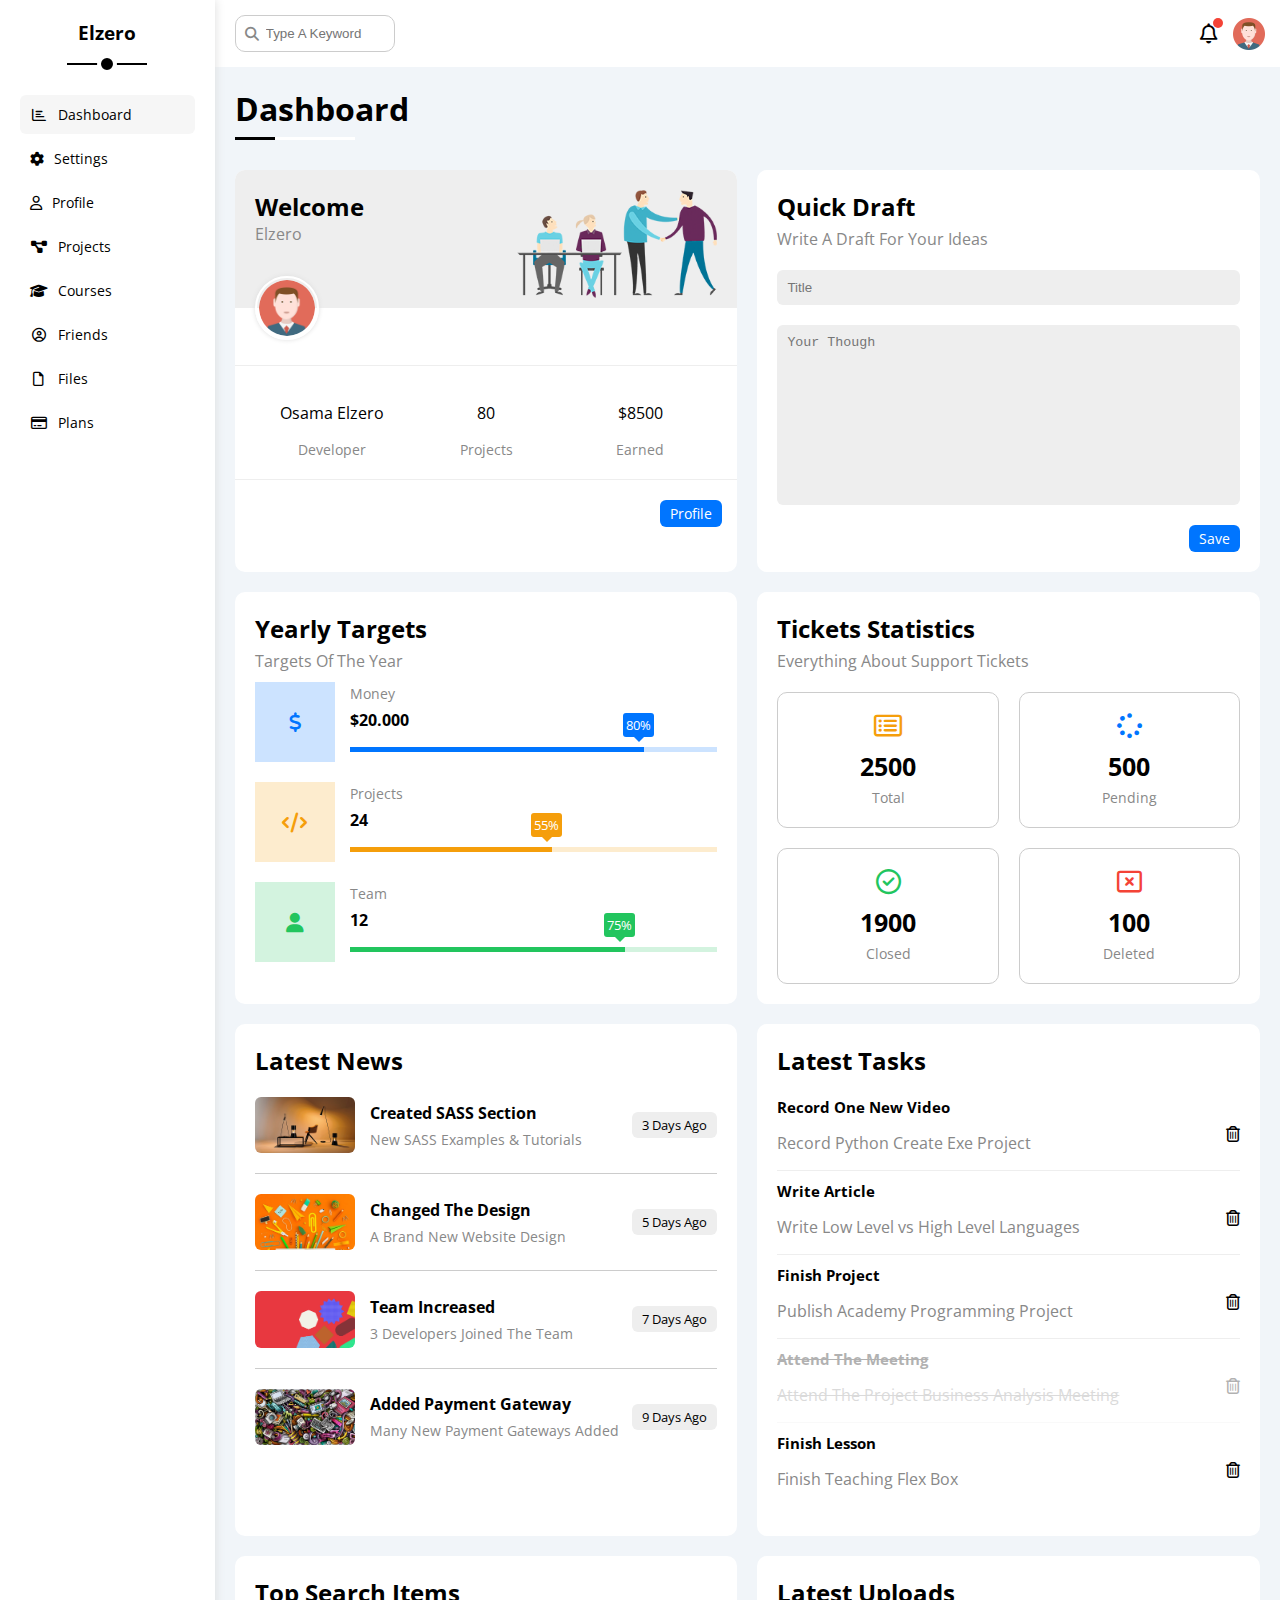
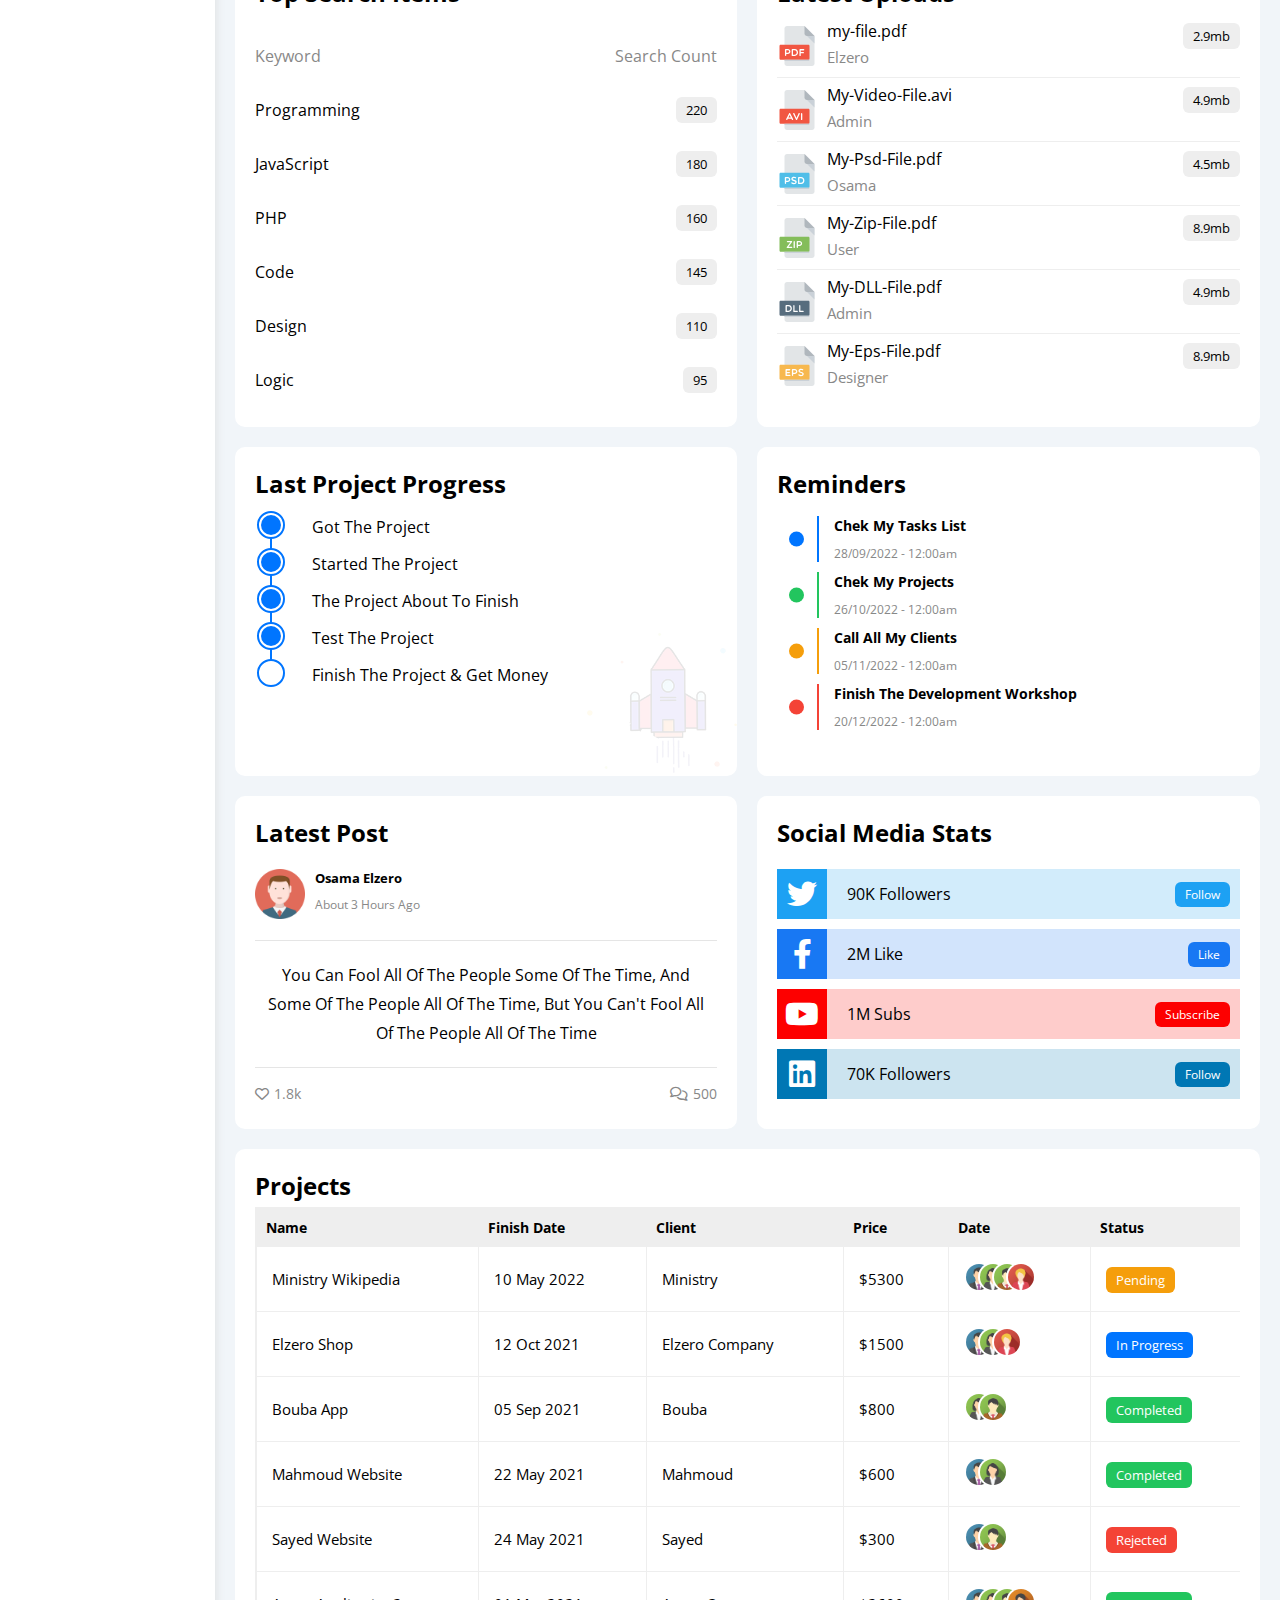
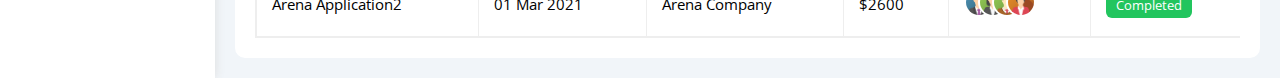
<file: index.html>
<!DOCTYPE html>
<html lang="en">

<head>
  <meta charset="UTF-8" />
  <link rel="stylesheet" href="css/main.css" />
  <meta name="viewport" content="width=device-width, initial-scale=1.0" />
  <link rel="stylesheet" href="css/framework.css" />
  <link rel="stylesheet" href="css/all.min.css" />
  <link rel="preconnect" href="https://fonts.googleapis.com" />
  <link rel="preconnect" href="https://fonts.gstatic.com" crossorigin />
  <link href="https://fonts.googleapis.com/css2?family=Open+Sans:wght@300;500&#038;display=swap" rel="stylesheet" />
  <title>Dashboard</title>
</head>

<body>
  <div class="page d-flex">
    <div class="sidebar bg-white p-20 p-relative">
      <h3 class="txt-c p-relative mt-0">Elzero</h3>
      <ul>
        <li>
          <a class="active d-flex align-center fs-14 c-black rad-6 p-10" href="index.html"><i
              class="fa-regular fa-chart-bar fa-fw"></i><span>Dashboard</span></a>
        </li>
        <li>
          <a class="d-flex align-center fs-14 c-black rad-6 p-10" href="settings.html"><i
              class="fa-solid fa-gear"></i><span>Settings</span></a>
        </li>
        <li>
          <a class="d-flex align-center fs-14 c-black rad-6 p-10" href="profile.html"><i
              class="fa-regular fa-user"></i><span>Profile</span></a>
        </li>
        <li>
          <a class="d-flex align-center fs-14 c-black rad-6 p-10" href="projects.html"><i
              class="fa-solid fa-diagram-project fa-fw"></i><span>Projects</span></a>
        </li>
        <li>
          <a class="d-flex align-center fs-14 c-black rad-6 p-10" href="courses.html"><i
              class="fa-solid fa-graduation-cap fa-fw"></i><span>Courses</span></a>
        </li>
        <li>
          <a class="d-flex align-center fs-14 c-black rad-6 p-10" href="friends.html"><i
              class="fa-regular fa-circle-user fa-fw"></i><span>Friends</span></a>
        </li>
        <li>
          <a class="d-flex align-center fs-14 c-black rad-6 p-10" href="files.html"><i
              class="fa-regular fa-file fa-fw"></i><span>Files</span></a>
        </li>
        <li>
          <a class="d-flex align-center fs-14 c-black rad-6 p-10" href="plans.html"><i
              class="fa-regular fa-credit-card fa-fw"></i><span>Plans</span></a>
        </li>
      </ul>
    </div>
    <div class="content w-full">
      <!-- Start Head -->
      <div class="head p-15 bg-white">
        <div class="search p-relative">
          <input type="search" class="p-10 rad-10" placeholder="Type A Keyword" />
        </div>
        <div class="avatar d-flex align-center">
          <span class="notification p-relative"><i class="fa-regular fa-bell fa-lg"></i></span>
          <img src="images/avatar.png" alt="photo " />
        </div>
      </div>
      <!-- End Head -->
      <h1 class="p-relative">Dashboard</h1>
      <div class="wrapper d-grid gap-20">
        <!-- Start Welcome Widget -->
        <div class="welcome bg-white rad-10 txt-c-mobile block-mobile">
          <div class="top p-20 d-flex space-between bg-eee">
            <div class="title">
              <h2 class="m-0">Welcome</h2>
              <span class="c-grey mt-5">Elzero</span>
            </div>
            <img class="hide-mobile" src="images/welcome.png" alt="photo" />
          </div>
          <img class="avatar" src="images/avatar.png" alt="photo" />
          <div class="center between-flex txt-c d-flex p-20 mt-20 mb-20 block-mobile">
            <div class="box">
              <p>Osama Elzero</p>
              <span class="d-block c-grey fs-14 mt-10">Developer</span>
            </div>
            <div class="box">
              <p>80</p>
              <span class="d-block c-grey fs-14 mt-10">Projects</span>
            </div>
            <div class="box">
              <p>$8500</p>
              <span class="d-block c-grey fs-14 mt-10">Earned</span>
            </div>
          </div>
          <a href="profile.html" class="visit d-block fs-14 bg-blue c-white w-fit btn-shape">Profile</a>
        </div>
        <!-- End Welcome Widget -->
        <!-- Start Draft Widget -->
        <div class="draft bg-white rad-10 block-mobile p-20">
          <h2 class="m-0">Quick Draft</h2>
          <span class="c-grey mt-5 d-block">
            Write A Draft For Your Ideas
          </span>
          <input class="d-block w-full rad-6 bg-eee b-none p-10 mt-20" type="text" placeholder="Title" />
          <textarea class="d-block w-full mt-20 mb-20 rad-6 bg-eee b-none p-10" name="though" id="" cols="30" rows="10"
            placeholder="Your Though"></textarea>
          <a href="#" class="visit d-block fs-14 bg-blue c-white w-fit btn-shape">Save</a>
        </div>
        <!-- End Draft Widget -->
        <!-- Start Target Widget -->
        <div class="target bg-white rad-10 block-mobile p-20">
          <h2 class="m-0">Yearly Targets</h2>
          <span class="c-grey mt-5 d-block"> Targets Of The Year </span>
          <div class="box mb-20 d-flex mt-10">
            <div class="icon center-flex">
              <i class="fa-solid fa-dollar-sign fa-lg c-blue"></i>
            </div>
            <div class="info">
              <span class="c-grey fs-14"> Money</span>
              <p class="mt-5 fw-bold">$20.000</p>
              <div class="the-progress blue">
                <span style="width: 80%"></span>
              </div>
            </div>
          </div>
          <div class="box mb-20 d-flex mt-10">
            <div class="icon center-flex">
              <i class="fa-solid fa-code fa-lg c-orange"></i>
            </div>
            <div class="info">
              <span class="c-grey fs-14"> Projects</span>
              <p class="mt-5 fw-bold">24</p>
              <div class="the-progress orange">
                <span style="width: 55%"></span>
              </div>
            </div>
          </div>
          <div class="box mb-20 d-flex mt-10">
            <div class="icon center-flex">
              <i class="fa-solid fa-user fa-lg c-green"></i>
            </div>
            <div class="info">
              <span class="c-grey fs-14"> Team</span>
              <p class="mt-5 fw-bold">12</p>
              <div class="the-progress green">
                <span style="width: 75%"></span>
              </div>
            </div>
          </div>
        </div>
        <!-- End Target Widget -->
        <!-- Start Tickets Widget -->
        <div class="tickets bg-white rad-10 p-20 block-mobile">
          <h2 class="m-0">Tickets Statistics</h2>
          <span class="c-grey mt-5 d-block mb-20">Everything About Support Tickets</span>
          <div class="d-flex txt-c gap-20 f-wrap">
            <div class="box p-20 rad-10 fs-13">
              <i class="fs-25 fa-regular fa-rectangle-list c-orange"></i>
              <p class="mb-5 fw-bold fs-25 mt-10">2500</p>
              <span class="fs-14 c-grey">Total</span>
            </div>
            <div class="box p-20 rad-10 fs-13">
              <i class="fs-25 fa-solid fa-spinner c-blue"></i>
              <p class="mb-5 fw-bold fs-25 mt-10">500</p>
              <span class="fs-14 c-grey">Pending</span>
            </div>
            <div class="box p-20 rad-10 fs-13">
              <i class="fs-25 fa-regular fa-circle-check c-green"></i>
              <p class="mb-5 fw-bold fs-25 mt-10">1900</p>
              <span class="fs-14 c-grey">Closed</span>
            </div>
            <div class="box p-20 rad-10 fs-13">
              <i class="fs-25 fa-regular fa-rectangle-xmark c-red"></i>
              <p class="mb-5 fw-bold fs-25 mt-10">100</p>
              <span class="fs-14 c-grey">Deleted</span>
            </div>
          </div>
        </div>
        <!-- End Tickets Widget -->
        <!-- Start News Widget -->
        <div class="news bg-white p-20 rad-10 txt-c-mobile">
          <h2 class="mt-0 mb-20">Latest News</h2>
          <div class="news-row d-flex align-center">
            <img src="images/news-01.png" alt="photo" />
            <div class="info">
              <h3 class="fs-16 mb-5">Created SASS Section</h3>
              <p class="m-0 fs-14 c-grey">New SASS Examples & Tutorials</p>
            </div>
            <div class="btn-shape bg-eee fs-13 label">3 Days Ago</div>
          </div>
          <div class="news-row d-flex align-center">
            <img src="images/news-02.png" alt="photo" />
            <div class="info">
              <h3 class="fs-16 mb-5 w-full">Changed The Design</h3>
              <p class="m-0 fs-14 c-grey">A Brand New Website Design</p>
            </div>
            <div class="btn-shape bg-eee fs-13 label">5 Days Ago</div>
          </div>
          <div class="news-row d-flex align-center">
            <img src="images/news-03.png" alt="photo" />
            <div class="info">
              <h3 class="fs-16 mb-5">Team Increased</h3>
              <p class="m-0 fs-14 c-grey">3 Developers Joined The Team</p>
            </div>
            <div class="btn-shape bg-eee fs-13 label">7 Days Ago</div>
          </div>
          <div class="news-row d-flex align-center">
            <img src="images/news-04.png" alt="photo" />
            <div class="info">
              <h3 class="fs-16 mb-5">Added Payment Gateway</h3>
              <p class="m-0 fs-14 c-grey">Many New Payment Gateways Added</p>
            </div>
            <div class="btn-shape bg-eee fs-13 label">9 Days Ago</div>
          </div>
        </div>
        <!-- End News Widget -->
        <!-- Start Tasks Widget -->
        <div class="tasks bg-white p-20 rad-10">
          <h2 class="mt-0 mb-20">Latest Tasks</h2>
          <div class="tasks-row mb-10 d-flex between-flex">
            <div class="info">
              <h3 class="fs-15 mt-0">Record One New Video</h3>
              <p class="c-grey mt-5">Record Python Create Exe Project</p>
            </div>
            <i class="delete fa-regular fa-trash-can"></i>
          </div>
          <div class="tasks-row mb-10 d-flex between-flex">
            <div class="info">
              <h3 class="fs-15 mt-0">Write Article</h3>
              <p class="c-grey mt-5">
                Write Low Level vs High Level Languages
              </p>
            </div>
            <i class="delete fa-regular fa-trash-can"></i>
          </div>
          <div class="tasks-row mb-10 d-flex between-flex">
            <div class="info">
              <h3 class="fs-15 mt-0">Finish Project</h3>
              <p class="c-grey mt-5">Publish Academy Programming Project</p>
            </div>
            <i class="delete fa-regular fa-trash-can"></i>
          </div>
          <div class="tasks-row done mb-10 d-flex between-flex">
            <div class="info">
              <h3 class="fs-15 mt-0">Attend The Meeting</h3>
              <p class="c-grey mt-5">
                Attend The Project Business Analysis Meeting
              </p>
            </div>
            <i class="delete fa-regular fa-trash-can"></i>
          </div>
          <div class="tasks-row mb-10 d-flex between-flex">
            <div class="info">
              <h3 class="fs-15 mt-0">Finish Lesson</h3>
              <p class="c-grey mt-5">Finish Teaching Flex Box</p>
            </div>
            <i class="delete fa-regular fa-trash-can"></i>
          </div>
        </div>
        <!-- End Tasks Widget -->
        <!-- Start Top Search Items Widget -->
        <div class="search-items bg-white p-20 rad-10">
          <h2 class="mt-0 mb-20">Top Search Items</h2>
          <div class="items between-flex c-grey">
            <p>Keyword</p><span>Search Count</span>
          </div>
          <div class="items between-flex">
            <p>Programming</p><span class="fs-13 btn-shape bg-eee">220</span>
          </div>
          <div class="items between-flex">
            <p>JavaScript</p><span class="fs-13 btn-shape bg-eee">180</span>
          </div>
          <div class="items between-flex">
            <p>PHP</p><span class="fs-13 btn-shape bg-eee">160</span>
          </div>
          <div class="items between-flex">
            <p>Code</p><span class="fs-13 btn-shape bg-eee">145</span>
          </div>
          <div class="items between-flex">
            <p>Design</p><span class="fs-13 btn-shape bg-eee">110</span>
          </div>
          <div class="items between-flex">
            <p>Logic</p><span class="fs-13 btn-shape bg-eee">95</span>
          </div>
        </div>
        <!-- End Top Search Items Widget -->
        <!-- Start Latest Uploads -->
        <div class="latest-uploads bg-white p-20 rad-10">
          <h2 class="mt-0 mb-5">Latest Uploads</h2>
          <div class="info pb-10 d-flex align-center"><img class="mr-10 mt-20" src="images/pdf.svg" alt="photo">
            <div class="text">
              <p class="mb-5">my-file.pdf</p><span class="d-block c-grey fs-15">Elzero</span>
            </div>
            <span class="fs-13 btn-shape bg-eee">2.9mb</span>
          </div>
          <div class="info pb-10 d-flex align-center"><img class="mr-10 mt-20" src="images/avi.svg" alt="photo">
            <div class="text">
              <p class="mb-5">My-Video-File.avi</p><span class="d-block c-grey fs-15">Admin</span>
            </div>
            <span class="fs-13 btn-shape bg-eee">4.9mb</span>
          </div>
          <div class="info pb-10 d-flex align-center"><img class="mr-10 mt-20" src="images/psd.svg" alt="photo">
            <div class="text">
              <p class="mb-5">My-Psd-File.pdf</p><span class="d-block c-grey fs-15">Osama</span>
            </div>
            <span class="fs-13 btn-shape bg-eee">4.5mb</span>
          </div>
          <div class="info pb-10 d-flex align-center"><img class="mr-10 mt-20" src="images/zip.svg" alt="photo">
            <div class="text">
              <p class="mb-5">My-Zip-File.pdf</p><span class="d-block c-grey fs-15">User</span>
            </div>
            <span class="fs-13 btn-shape bg-eee">8.9mb</span>
          </div>
          <div class="info pb-10 d-flex align-center"><img class="mr-10 mt-20" src="images/dll.svg" alt="photo">
            <div class="text">
              <p class="mb-5">My-DLL-File.pdf</p><span class="d-block c-grey fs-15">Admin</span>
            </div>
            <span class="fs-13 btn-shape bg-eee">4.9mb</span>
          </div>
          <div class="info pb-10 d-flex align-center"><img class="mr-10 mt-20" src="images/eps.svg" alt="photo">
            <div class="text">
              <p class="mb-5">My-Eps-File.pdf</p><span class="d-block c-grey fs-15">Designer</span>
            </div>
            <span class="fs-13 btn-shape bg-eee">8.9mb</span>
          </div>
        </div>
        <!-- End Latest Uploads -->
        <!-- Start Last Progress -->
        <div class="last-progress bg-white p-20 rad-10 p-relative">
          <h2 class="mt-0 mb-5">Last Project Progress</h2>
          <ul class="d-flex">
            <li>Got The Project</li>
            <li>Started The Project</li>
            <li>The Project About To Finish</li>
            <li class="light">Test The Project</li>
            <li>Finish The Project & Get Money</li>
          </ul>
          <img src="images/project.png" alt="fly">
        </div>
        <!-- End Last Progress -->
        <!-- Start Reminders -->
        <div class="reminders bg-white p-20 rad-10 p-relative">
          <h2 class="mt-0 mb-5">Reminders</h2>
          <ul class="d-flex">
            <li>
              <div class="blue">
                <span class="circle bg-blue"></span>
                <span class="step">Chek My Tasks List</span>
                <span class="date c-grey">28/09/2022 - 12:00am</span>
              </div>
            </li>
            <li>
              <div class="green">
                <span class="circle bg-green"></span>
                <span class="step">Chek My Projects</span>
                <span class="date c-grey">26/10/2022 - 12:00am</span>
              </div>
            </li>
            <li>
              <div class="orange">
                <span class="circle bg-orange"></span>
                <span class="step">Call All My Clients</span>
                <span class="date c-grey">05/11/2022 - 12:00am</span>
              </div>
            </li>
            <li>
              <div class="red">
                <span class="circle bg-red"></span>
                <span class="step">Finish The Development Workshop</span>
                <span class="date c-grey">20/12/2022 - 12:00am</span>
              </div>
            </li>
          </ul>
        </div>
        <!-- End Reminders -->
        <!-- Start Latest Post -->
        <div class="latest bg-white p-20 rad-10 p-relative">
          <h2 class="mt-0 mb-5">Latest Post</h2>
          <div class="post-writer">
            <div class="image"><img src="images/avatar.png" alt="avatar"></div>
            <div class="text">
              <h5>Osama Elzero</h5>
              <span class="c-grey">About 3 Hours Ago</span>
            </div>
          </div>
          <p>
            you can fool all of the people some of the time, and some of the people all of the time, but you can't fool
            all of the people all
            of the time
          </p>
          <div class="bottom c-grey">
            <div><i class="fa-regular fa-heart"></i><span>1.8k</span></div>
            <div><i class="fa-regular fa-comments"></i><span>500</span></div>
          </div>
        </div>
        <!-- End Latest Post -->
        <!-- Start Social -->
        <div class="social bg-white p-20 rad-10 p-relative">
          <h2 class="mt-0 mb-5">Social Media Stats</h2>
          <div class="social-section twitter d-flex between-flex">
            <div class="icon between-flex"><i class="fa-brands fa-twitter"></i><span>90K Followers</span></div>
            <a href="#" class="btn-shape">Follow</a>
          </div>
          <div class="social-section facebook d-flex between-flex">
            <div class="icon between-flex"><i class="fa-brands fa-facebook-f"></i><span>2M Like</span></div>
            <a href="#" class="btn-shape">Like</a>
          </div>
          <div class="social-section youtube d-flex between-flex">
            <div class="icon between-flex"><i class="fa-brands fa-youtube"></i><span>1M Subs</span></div>
            <a href="#" class="btn-shape">Subscribe</a>
          </div>
          <div class="social-section linkedin d-flex between-flex">
            <div class="icon between-flex"><i class="fa-brands fa-linkedin"></i><span>70K Followers</span></div>
            <a href="#" class="btn-shape">Follow</a>
          </div>
        </div>
        <!-- End Social -->
      </div>
      <!-- Start Projects -->
      <div class="projects bg-white p-20 rad-10 p-relative m-20">
        <h2 class="mt-0 mb-5">Projects</h2>
        <div class="table">
          <table class="fs-15 w-full">
            <thead class="bg-eee">
              <tr>
                <td>Name</td>
                <td>Finish Date</td>
                <td>Client</td>
                <td>Price</td>
                <td>Date</td>
                <td>Status</td>
              </tr>
            </thead>
            <tbody>
              <tr>
                <td>Ministry Wikipedia</td>
                <td>10 May 2022</td>
                <td>Ministry</td>
                <td>$5300</td>
                <td>
                  <img src="images/team-01.png" alt="programer">
                  <img src="images/team-02.png" alt="programer">
                  <img src="images/team-03.png" alt="programer">
                  <img src="images/team-05.png" alt="programer">
                </td>
                <td><span class="btn-shape bg-orange c-white">Pending</span></td>
              </tr>
              <tr>
                <td>Elzero Shop</td>
                <td>12 Oct 2021</td>
                <td>Elzero Company</td>
                <td>$1500</td>
                <td>
                  <img src="images/team-01.png" alt="programer">
                  <img src="images/team-02.png" alt="programer">
                  <img src="images/team-05.png" alt="programer">
                </td>
                <td><span class="btn-shape bg-blue c-white">In Progress</span></td>
              </tr>
              <tr>
                <td>Bouba App</td>
                <td>05 Sep 2021</td>
                <td>Bouba</td>
                <td>$800</td>
                <td>
                  <img src="images/team-02.png" alt="programer">
                  <img src="images/team-03.png" alt="programer">
                </td>
                <td><span class="btn-shape bg-green c-white">Completed</span></td>
              </tr>
              <tr>
                <td>Mahmoud Website</td>
                <td>22 May 2021</td>
                <td>Mahmoud</td>
                <td>$600</td>
                <td>
                  <img src="images/team-01.png" alt="programer">
                  <img src="images/team-02.png" alt="programer">
                </td>
                <td><span class="btn-shape bg-green c-white">Completed</span></td>
              </tr>
              <tr>
                <td>Sayed Website</td>
                <td>24 May 2021</td>
                <td>Sayed</td>
                <td>$300</td>
                <td>
                  <img src="images/team-01.png" alt="programer">
                  <img src="images/team-03.png" alt="programer">
                </td>
                <td><span class="btn-shape bg-red c-white">Rejected</span></td>
              </tr>
              <tr>
                <td>Arena Application2</td>
                <td>01 Mar 2021</td>
                <td>Arena Company</td>
                <td>$2600</td>
                <td>
                  <img src="images/team-01.png" alt="programer">
                  <img src="images/team-02.png" alt="programer">
                  <img src="images/team-03.png" alt="programer">
                  <img src="images/team-04.png" alt="programer">
                </td>
                <td><span class="btn-shape bg-green c-white">Completed</span></td>
              </tr>
            </tbody>
          </table>
        </div>
      </div>
      <!-- End Projects -->
</body>

</html>
</file>
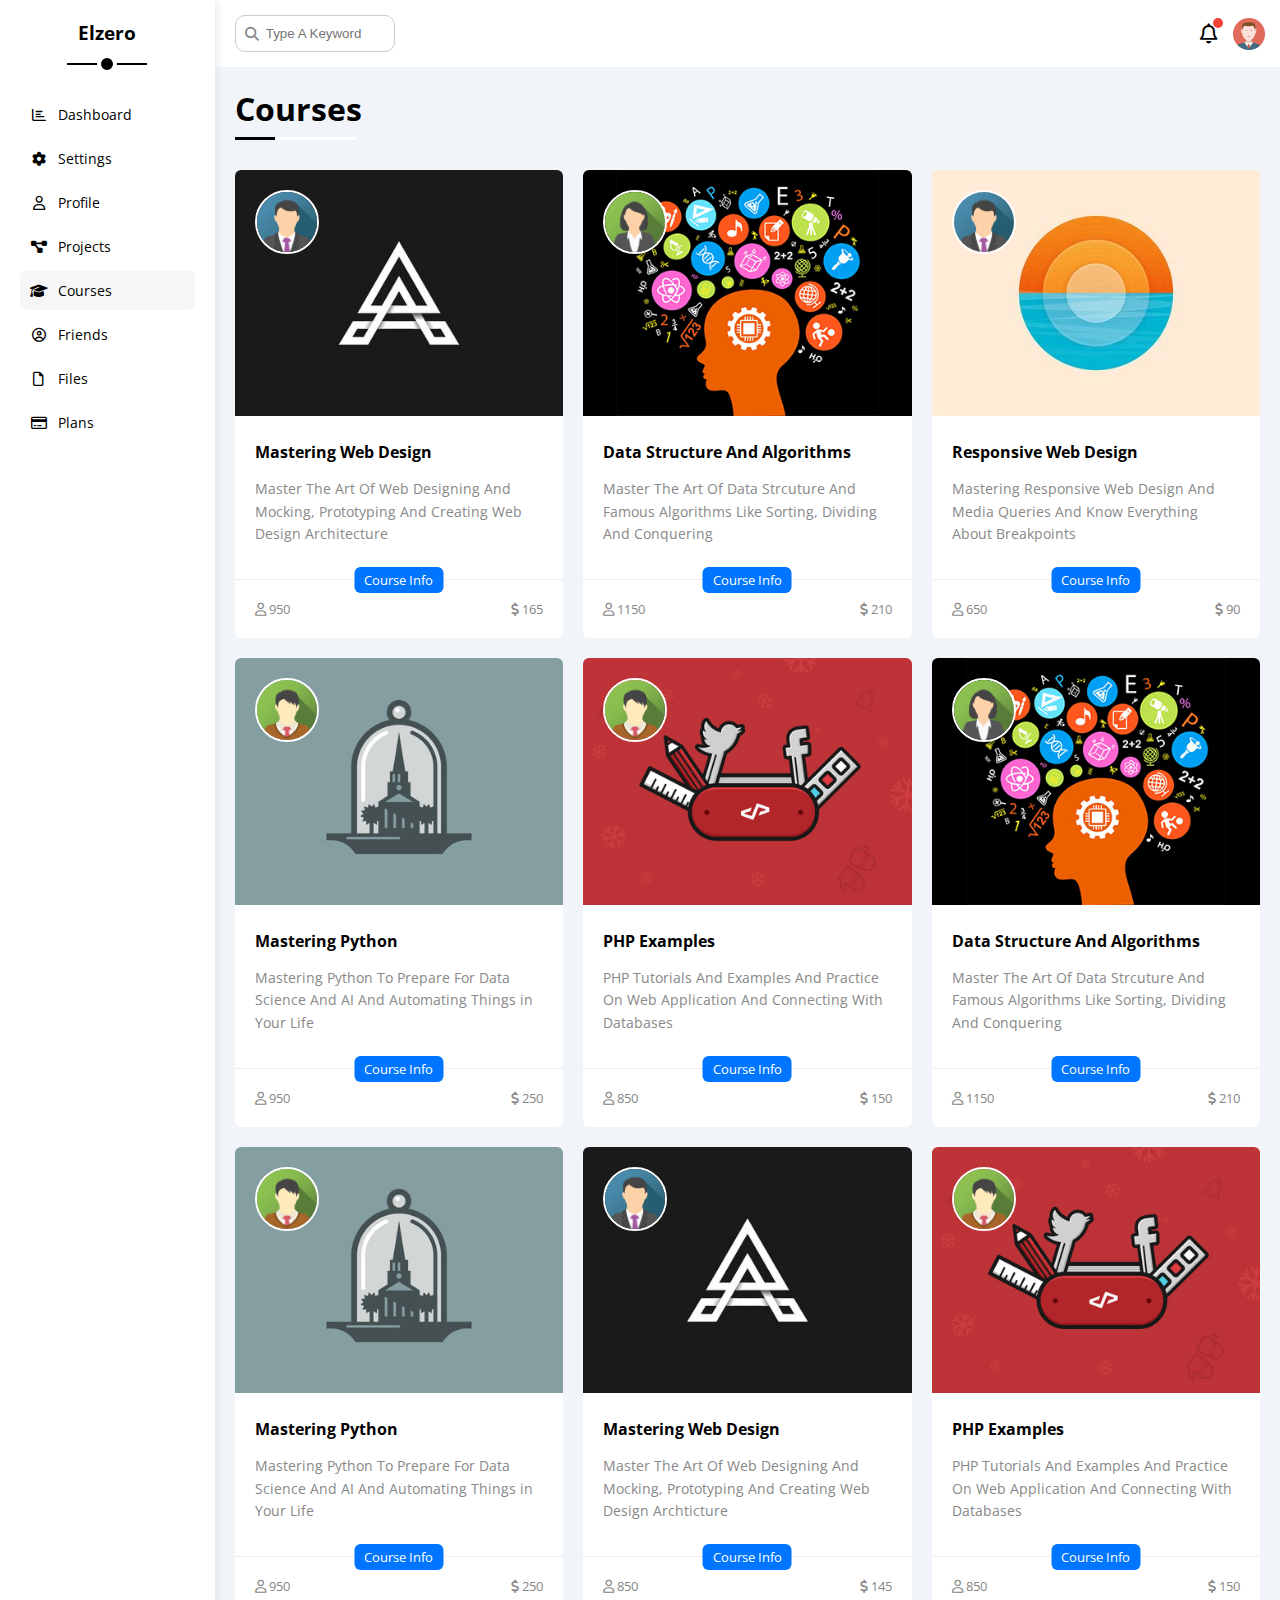
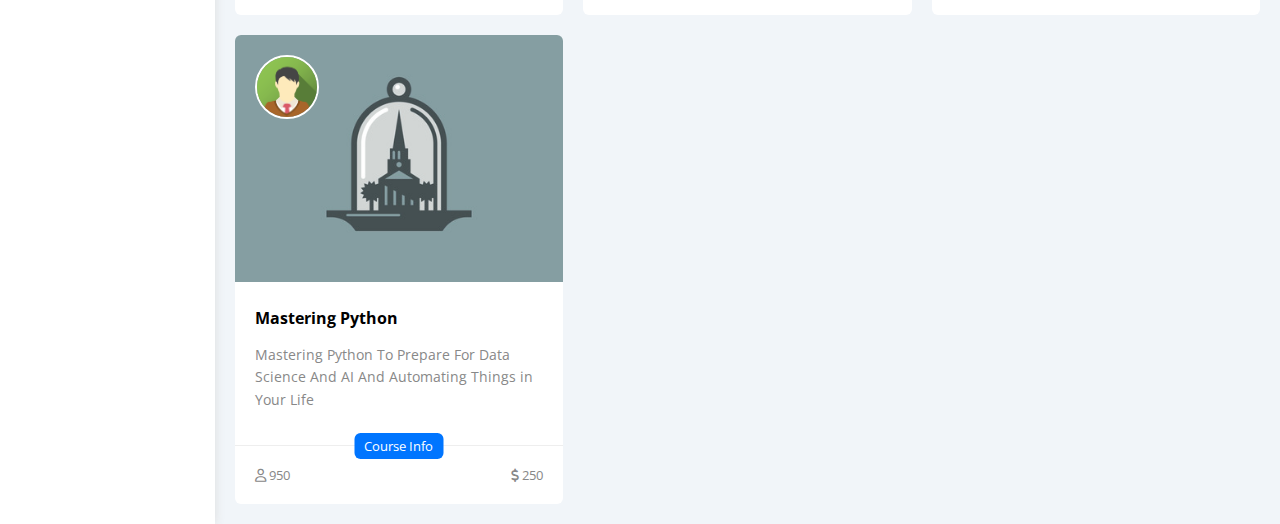
<file: courses.html>
<!DOCTYPE html>
<html lang="en">

<head>
  <meta charset="UTF-8" />
  <meta name="viewport" content="width=device-width, initial-scale=1.0" />
  <link rel="stylesheet" href="css/all.min.css" />
  <link rel="stylesheet" href="css/framework.css" />
  <link rel="stylesheet" href="css/main.css" />
  <link rel="preconnect" href="https://fonts.googleapis.com" />
  <link rel="preconnect" href="https://fonts.gstatic.com" crossorigin />
  <link href="https://fonts.googleapis.com/css2?family=Open+Sans:wght@300;500&#038;display=swap" rel="stylesheet" />
  <title>Courses</title>
</head>

<body>
  <div class="page d-flex">
    <div class="sidebar bg-white p-20 p-relative">
      <h3 class="p-relative txt-c mt-0">Elzero</h3>
      <ul>
        <li>
          <a class=" d-flex align-center fs-14 c-black rad-6 p-10" href="index.html">
            <i class="fa-regular fa-chart-bar fa-fw"></i>
            <span>Dashboard</span>
          </a>
        </li>
        <li>
          <a class="d-flex align-center fs-14 c-black rad-6 p-10" href="settings.html">
            <i class="fa-solid fa-gear fa-fw"></i>
            <span>Settings</span>
          </a>
        </li>
        <li>
          <a class="d-flex align-center fs-14 c-black rad-6 p-10" href="profile.html">
            <i class="fa-regular fa-user fa-fw"></i>
            <span>Profile</span>
          </a>
        </li>
        <li>
          <a class="d-flex align-center fs-14 c-black rad-6 p-10" href="projects.html">
            <i class="fa-solid fa-diagram-project fa-fw"></i>
            <span>Projects</span>
          </a>
        </li>
        <li>
          <a class="active d-flex align-center fs-14 c-black rad-6 p-10" href="courses.html">
            <i class="fa-solid fa-graduation-cap fa-fw"></i>
            <span>Courses</span>
          </a>
        </li>
        <li>
          <a class="d-flex align-center fs-14 c-black rad-6 p-10" href="friends.html">
            <i class="fa-regular fa-circle-user fa-fw"></i>
            <span>Friends</span>
          </a>
        </li>
        <li>
          <a class="d-flex align-center fs-14 c-black rad-6 p-10" href="files.html">
            <i class="fa-regular fa-file fa-fw"></i>
            <span>Files</span>
          </a>
        </li>
        <li>
          <a class="d-flex align-center fs-14 c-black rad-6 p-10" href="plans.html">
            <i class="fa-regular fa-credit-card fa-fw"></i>
            <span>Plans</span>
          </a>
        </li>
      </ul>
    </div>
    <div class="content w-full">
      <!-- Start Head -->
      <div class="head p-15 bg-white">
        <div class="search p-relative">
          <input type="search" class="p-10 rad-10" placeholder="Type A Keyword" />
        </div>
        <div class="avatar d-flex align-center">
          <span class="notification p-relative"><i class="fa-regular fa-bell fa-lg"></i></span>
          <img src="images/avatar.png" alt="photo " />
        </div>
      </div>
      <!-- End Head -->
      <h1 class="p-relative">Courses</h1>
      <div class="courses-page m-20">
        <div class="courses d-grid gap-20">
          <div class="course bg-white rad-6 p-relative">
            <img class="instructor" src="images/team-01.png" alt="photo">
            <img class="w-full" src="images/course-01.jpg" alt="photo">
            <div class="p-20">
              <h4 class="m-0">Mastering Web Design</h4>
              <p class="description c-grey fs-14 mt-15 ">Master The Art Of Web Designing And Mocking, Prototyping And
                Creating Web Design
                Architecture</p>
            </div>
            <div class="info p-20 p-relative between-flex fs-13">
              <span class="title btn-shape bg-blue c-white fs-13">Course Info</span>
              <span class="c-grey">
                <i class="fa-regular fa-user"></i>
                950
              </span>
              <span class="c-grey">
                <i class="fa-solid fa-dollar-sign"></i>
                165
              </span>
            </div>
          </div>
          <div class="course bg-white rad-6 p-relative">
            <img class="instructor" src="images/team-02.png" alt="photo">
            <img class="w-full" src="images/course-02.jpg" alt="photo">
            <div class="p-20">
              <h4 class="m-0">Data Structure And Algorithms</h4>
              <p class="description c-grey fs-14 mt-15 ">Master The Art Of Data Strcuture And Famous Algorithms Like
                Sorting, Dividing And Conquering</p>
            </div>
            <div class="info p-20 p-relative between-flex fs-13">
              <span class="title btn-shape bg-blue c-white fs-13">Course Info</span>
              <span class="c-grey">
                <i class="fa-regular fa-user"></i>
                1150
              </span>
              <span class="c-grey">
                <i class="fa-solid fa-dollar-sign"></i>
                210
              </span>
            </div>
          </div>
          <div class="course bg-white rad-6 p-relative">
            <img class="instructor" src="images/team-01.png" alt="photo">
            <img class="w-full" src="images/course-03.jpg" alt="photo">
            <div class="p-20">
              <h4 class="m-0">Responsive Web Design</h4>
              <p class="description c-grey fs-14 mt-15 ">Mastering Responsive Web Design And Media Queries And Know
                Everything About Breakpoints</p>
            </div>
            <div class="info p-20 p-relative between-flex fs-13">
              <span class="title btn-shape bg-blue c-white fs-13">Course Info</span>
              <span class="c-grey">
                <i class="fa-regular fa-user"></i>
                650
              </span>
              <span class="c-grey">
                <i class="fa-solid fa-dollar-sign"></i>
                90
              </span>
            </div>
          </div>
          <div class="course bg-white rad-6 p-relative">
            <img class="instructor" src="images/team-03.png" alt="photo">
            <img class="w-full" src="images/course-04.jpg" alt="photo">
            <div class="p-20">
              <h4 class="m-0">Mastering Python</h4>
              <p class="description c-grey fs-14 mt-15 ">Mastering Python To Prepare For Data Science And AI And
                Automating Things in Your Life</p>
            </div>
            <div class="info p-20 p-relative between-flex fs-13">
              <span class="title btn-shape bg-blue c-white fs-13">Course Info</span>
              <span class="c-grey">
                <i class="fa-regular fa-user"></i>
                950
              </span>
              <span class="c-grey">
                <i class="fa-solid fa-dollar-sign"></i>
                250
              </span>
            </div>
          </div>
          <div class="course bg-white rad-6 p-relative">
            <img class="instructor" src="images/team-03.png" alt="photo">
            <img class="w-full" src="images/course-05.jpg" alt="photo">
            <div class="p-20">
              <h4 class="m-0">PHP Examples</h4>
              <p class="description c-grey fs-14 mt-15 ">PHP Tutorials And Examples And Practice On Web Application And
                Connecting With Databases</p>
            </div>
            <div class="info p-20 p-relative between-flex fs-13">
              <span class="title btn-shape bg-blue c-white fs-13">Course Info</span>
              <span class="c-grey">
                <i class="fa-regular fa-user"></i>
                850
              </span>
              <span class="c-grey">
                <i class="fa-solid fa-dollar-sign"></i>
                150
              </span>
            </div>
          </div>
          <div class="course bg-white rad-6 p-relative">
            <img class="instructor" src="images/team-02.png" alt="photo">
            <img class="w-full" src="images/course-02.jpg" alt="photo">
            <div class="p-20">
              <h4 class="m-0">Data Structure And Algorithms</h4>
              <p class="description c-grey fs-14 mt-15 ">Master The Art Of Data Strcuture And Famous Algorithms Like
                Sorting, Dividing And Conquering</p>
            </div>
            <div class="info p-20 p-relative between-flex fs-13">
              <span class="title btn-shape bg-blue c-white fs-13">Course Info</span>
              <span class="c-grey">
                <i class="fa-regular fa-user"></i>
                1150
              </span>
              <span class="c-grey">
                <i class="fa-solid fa-dollar-sign"></i>
                210
              </span>
            </div>
          </div>
          <div class="course bg-white rad-6 p-relative">
            <img class="instructor" src="images/team-03.png" alt="photo">
            <img class="w-full" src="images/course-04.jpg" alt="photo">
            <div class="p-20">
              <h4 class="m-0">Mastering Python</h4>
              <p class="description c-grey fs-14 mt-15 ">Mastering Python To Prepare For Data Science And AI And
                Automating Things in Your Life</p>
            </div>
            <div class="info p-20 p-relative between-flex fs-13">
              <span class="title btn-shape bg-blue c-white fs-13">Course Info</span>
              <span class="c-grey">
                <i class="fa-regular fa-user"></i>
                950
              </span>
              <span class="c-grey">
                <i class="fa-solid fa-dollar-sign"></i>
                250
              </span>
            </div>
          </div>
          <div class="course bg-white rad-6 p-relative">
            <img class="instructor" src="images/team-01.png" alt="photo">
            <img class="w-full" src="images/course-01.jpg" alt="photo">
            <div class="p-20">
              <h4 class="m-0">Mastering Web Design</h4>
              <p class="description c-grey fs-14 mt-15 ">Master The Art Of Web Designing And Mocking, Prototyping And
                Creating Web Design Archticture</p>
            </div>
            <div class="info p-20 p-relative between-flex fs-13">
              <span class="title btn-shape bg-blue c-white fs-13">Course Info</span>
              <span class="c-grey">
                <i class="fa-regular fa-user"></i>
                850
              </span>
              <span class="c-grey">
                <i class="fa-solid fa-dollar-sign"></i>
                145
              </span>
            </div>
          </div>
          <div class="course bg-white rad-6 p-relative">
            <img class="instructor" src="images/team-03.png" alt="photo">
            <img class="w-full" src="images/course-05.jpg" alt="photo">
            <div class="p-20">
              <h4 class="m-0">PHP Examples</h4>
              <p class="description c-grey fs-14 mt-15 ">PHP Tutorials And Examples And Practice On Web Application And
                Connecting With Databases</p>
            </div>
            <div class="info p-20 p-relative between-flex fs-13">
              <span class="title btn-shape bg-blue c-white fs-13">Course Info</span>
              <span class="c-grey">
                <i class="fa-regular fa-user"></i>
                850
              </span>
              <span class="c-grey">
                <i class="fa-solid fa-dollar-sign"></i>
                150
              </span>
            </div>
          </div>
          <div class="course bg-white rad-6 p-relative">
            <img class="instructor" src="images/team-03.png" alt="photo">
            <img class="w-full" src="images/course-04.jpg" alt="photo">
            <div class="p-20">
              <h4 class="m-0">Mastering Python</h4>
              <p class="description c-grey fs-14 mt-15 ">Mastering Python To Prepare For Data Science And AI And
                Automating Things in Your Life</p>
            </div>
            <div class="info p-20 p-relative between-flex fs-13">
              <span class="title btn-shape bg-blue c-white fs-13">Course Info</span>
              <span class="c-grey">
                <i class="fa-regular fa-user"></i>
                950
              </span>
              <span class="c-grey">
                <i class="fa-solid fa-dollar-sign"></i>
                250
              </span>
            </div>
          </div>
        </div>
      </div>
    </div>
  </div>
</body>

</html>
</file>
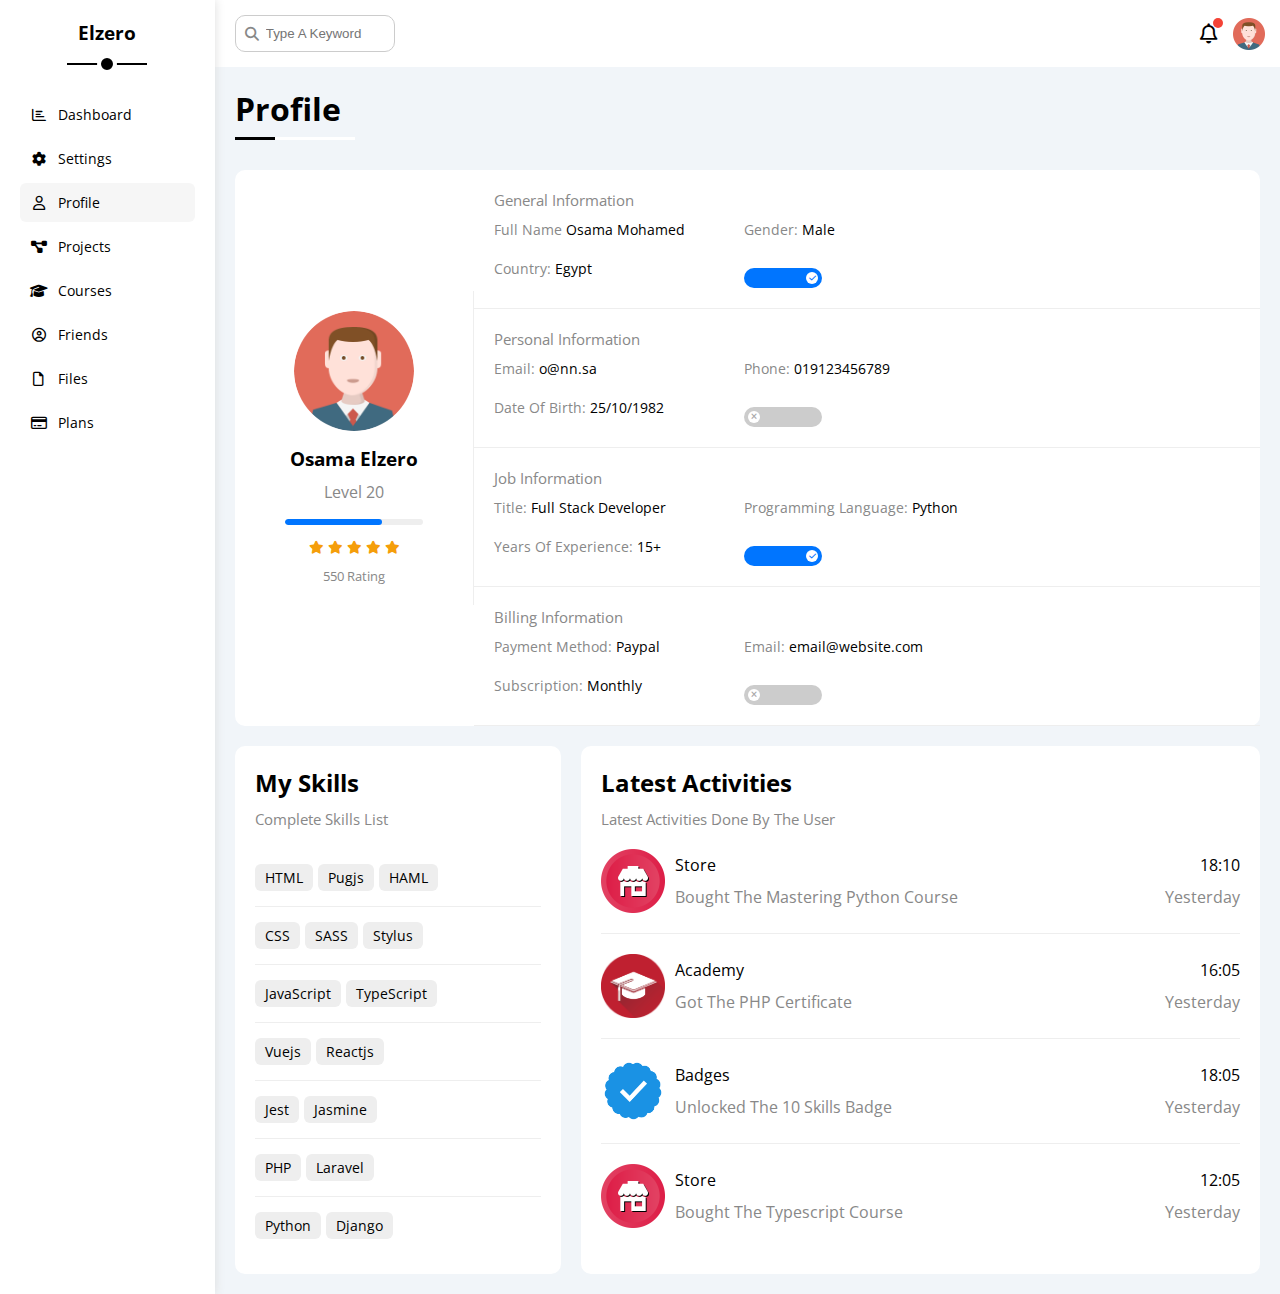
<file: profile.html>
<!DOCTYPE html>
<html lang="en">

<head>
  <meta charset="UTF-8" />
  <meta name="viewport" content="width=device-width, initial-scale=1.0" />
  <link rel="stylesheet" href="css/all.min.css" />
  <link rel="stylesheet" href="css/framework.css" />
  <link rel="stylesheet" href="css/main.css" />
  <link rel="preconnect" href="https://fonts.googleapis.com" />
  <link rel="preconnect" href="https://fonts.gstatic.com" crossorigin />
  <link href="https://fonts.googleapis.com/css2?family=Open+Sans:wght@300;500&#038;display=swap" rel="stylesheet" />
  <title>Profile</title>
</head>

<body>
  <div class="page d-flex">
    <div class="sidebar bg-white p-20 p-relative">
      <h3 class="p-relative txt-c mt-0">Elzero</h3>
      <ul>
        <li>
          <a class=" d-flex align-center fs-14 c-black rad-6 p-10" href="index.html">
            <i class="fa-regular fa-chart-bar fa-fw"></i>
            <span>Dashboard</span>
          </a>
        </li>
        <li>
          <a class="d-flex align-center fs-14 c-black rad-6 p-10" href="settings.html">
            <i class="fa-solid fa-gear fa-fw"></i>
            <span>Settings</span>
          </a>
        </li>
        <li>
          <a class="active d-flex align-center fs-14 c-black rad-6 p-10" href="profile.html">
            <i class="fa-regular fa-user fa-fw"></i>
            <span>Profile</span>
          </a>
        </li>
        <li>
          <a class="d-flex align-center fs-14 c-black rad-6 p-10" href="projects.html">
            <i class="fa-solid fa-diagram-project fa-fw"></i>
            <span>Projects</span>
          </a>
        </li>
        <li>
          <a class="d-flex align-center fs-14 c-black rad-6 p-10" href="courses.html">
            <i class="fa-solid fa-graduation-cap fa-fw"></i>
            <span>Courses</span>
          </a>
        </li>
        <li>
          <a class="d-flex align-center fs-14 c-black rad-6 p-10" href="friends.html">
            <i class="fa-regular fa-circle-user fa-fw"></i>
            <span>Friends</span>
          </a>
        </li>
        <li>
          <a class="d-flex align-center fs-14 c-black rad-6 p-10" href="files.html">
            <i class="fa-regular fa-file fa-fw"></i>
            <span>Files</span>
          </a>
        </li>
        <li>
          <a class="d-flex align-center fs-14 c-black rad-6 p-10" href="plans.html">
            <i class="fa-regular fa-credit-card fa-fw"></i>
            <span>Plans</span>
          </a>
        </li>
      </ul>
    </div>
    <div class="content w-full">
      <!-- Start Head -->
      <div class="head p-15 bg-white">
        <div class="search p-relative">
          <input type="search" class="p-10 rad-10" placeholder="Type A Keyword" />
        </div>
        <div class="avatar d-flex align-center">
          <span class="notification p-relative"><i class="fa-regular fa-bell fa-lg"></i></span>
          <img src="images/avatar.png" alt="photo " />
        </div>
      </div>
      <!-- End Head -->
      <h1 class="p-relative">Profile</h1>
      <div class="profile-page m-20">
        <!-- Start Overview -->
        <div class="overview bg-white rad-10 d-flex align-center">
          <div class="avatar-box txt-c p-20">
            <img decoding="async" class="rad-half mb-10" src="images/avatar.png" alt="" />
            <h3 class="m-0">Osama Elzero</h3>
            <p class="c-grey mt-10">Level 20</p>
            <div class="level rad-6 bg-eee p-relative">
              <span style="width: 70%"></span>
            </div>
            <div class="rating mt-10 mb-10">
              <i class="fa-solid fa-star c-orange fs-13"></i>
              <i class="fa-solid fa-star c-orange fs-13"></i>
              <i class="fa-solid fa-star c-orange fs-13"></i>
              <i class="fa-solid fa-star c-orange fs-13"></i>
              <i class="fa-solid fa-star c-orange fs-13"></i>
            </div>
            <p class="c-grey m-0 fs-13">550 Rating</p>
          </div>
          <div class="info-box w-full txt-c-mobile">
            <!-- Start Information Row -->
            <div class="box p-20 d-flex align-center">
              <h4 class="c-grey fs-15 m-0 w-full">General Information</h4>
              <div class="fs-14">
                <span class="c-grey">Full Name</span>
                <span>Osama Mohamed</span>
              </div>
              <div class="fs-14">
                <span class="c-grey">Gender:</span>
                <span>Male</span>
              </div>
              <div class="fs-14">
                <span class="c-grey">Country:</span>
                <span>Egypt</span>
              </div>
              <div class="fs-14">
                <label>
                  <input class="toggle-checkbox" type="checkbox" checked />
                  <div class="toggle-switch"></div>
                </label>
              </div>
            </div>
            <!-- End Information Row -->
            <!-- Start Information Row -->
            <div class="box p-20 d-flex align-center">
              <h4 class="c-grey w-full fs-15 m-0">Personal Information</h4>
              <div class="fs-14">
                <span class="c-grey">Email:</span>
                <span>o@nn.sa</span>
              </div>
              <div class="fs-14">
                <span class="c-grey">Phone:</span>
                <span>019123456789</span>
              </div>
              <div class="fs-14">
                <span class="c-grey">Date Of Birth:</span>
                <span>25/10/1982</span>
              </div>
              <div class="fs-14">
                <label>
                  <input class="toggle-checkbox" type="checkbox" />
                  <div class="toggle-switch"></div>
                </label>
              </div>
            </div>
            <!-- End Information Row -->
            <!-- Start Information Row -->
            <div class="box p-20 d-flex align-center">
              <h4 class="c-grey w-full fs-15 m-0">Job Information</h4>
              <div class="fs-14">
                <span class="c-grey">Title:</span>
                <span>Full Stack Developer</span>
              </div>
              <div class="fs-14">
                <span class="c-grey">Programming Language:</span>
                <span>Python</span>
              </div>
              <div class="fs-14">
                <span class="c-grey">Years Of Experience:</span>
                <span>15+</span>
              </div>
              <div class="fs-14">
                <label>
                  <input class="toggle-checkbox" type="checkbox" checked />
                  <div class="toggle-switch"></div>
                </label>
              </div>
            </div>
            <!-- End Information Row -->
            <!-- Start Information Row -->
            <div class="box p-20 d-flex align-center">
              <h4 class="c-grey w-full fs-15 m-0">Billing Information</h4>
              <div class="fs-14">
                <span class="c-grey">Payment Method:</span>
                <span>Paypal</span>
              </div>
              <div class="fs-14">
                <span class="c-grey">Email:</span>
                <span>email@website.com</span>
              </div>
              <div class="fs-14">
                <span class="c-grey">Subscription:</span>
                <span>Monthly</span>
              </div>
              <div class="fs-14">
                <label>
                  <input class="toggle-checkbox" type="checkbox" />
                  <div class="toggle-switch"></div>
                </label>
              </div>
            </div>
            <!-- End Information Row -->
          </div>
        </div>
        <!-- End Overview -->
        <!-- Start Other Data -->
        <div class="other-data d-flex gap-20">
          <div class="skills-card p-20 bg-white rad-10 mt-20">
            <h2 class="mt-0 mb-10">My Skills</h2>
            <p class="mt-0 mb-20 c-grey fs-15">Complete Skills List</p>
            <ul class="m-0 txt-c-mobile">
              <li><span>HTML</span><span>Pugjs</span><span>HAML</span></li>
              <li><span>CSS</span><span>SASS</span><span>Stylus</span></li>
              <li><span>JavaScript</span><span>TypeScript</span></li>
              <li><span>Vuejs</span><span>Reactjs</span></li>
              <li><span>Jest</span><span>Jasmine</span></li>
              <li><span>PHP</span><span>Laravel</span></li>
              <li><span>Python</span><span>Django</span></li>
            </ul>
          </div>
          <div class="activities p-20 bg-white rad-10 mt-20">
            <h2 class="mt-0 mb-10">Latest Activities</h2>
            <p class="mt-0 mb-20 c-grey fs-15">Latest Activities Done By The User</p>
            <div class="activity d-flex align-center txt-c-mobile">
              <img decoding="async" src="images/activity-01.png" alt="" />
              <div class="info">
                <span class="d-block mb-10">Store</span>
                <span class="c-grey">Bought The Mastering Python Course</span>
              </div>
              <div class="date">
                <span class="d-block mb-10">18:10</span>
                <span class="c-grey">Yesterday</span>
              </div>
            </div>
            <div class="activity d-flex align-center txt-c-mobile">
              <img decoding="async" src="images/activity-02.png" alt="" />
              <div class="info">
                <span class="d-block mb-10">Academy</span>
                <span class="c-grey">Got The PHP Certificate</span>
              </div>
              <div class="date">
                <span class="d-block mb-10">16:05</span>
                <span class="c-grey">Yesterday</span>
              </div>
            </div>
            <div class="activity d-flex align-center txt-c-mobile">
              <img decoding="async" src="images/activity-03.png" alt="" />
              <div class="info">
                <span class="d-block mb-10">Badges</span>
                <span class="c-grey">Unlocked The 10 Skills Badge</span>
              </div>
              <div class="date">
                <span class="d-block mb-10">18:05</span>
                <span class="c-grey">Yesterday</span>
              </div>
            </div>
            <div class="activity d-flex align-center txt-c-mobile">
              <img decoding="async" src="images/activity-01.png" alt="" />
              <div class="info">
                <span class="d-block mb-10">Store</span>
                <span class="c-grey">Bought The Typescript Course</span>
              </div>
              <div class="date">
                <span class="d-block mb-10">12:05</span>
                <span class="c-grey">Yesterday</span>
              </div>
            </div>
          </div>
        </div>
        <!-- End Other Data -->
      </div>
    </div>
  </div>
</body>
</html>
</file>
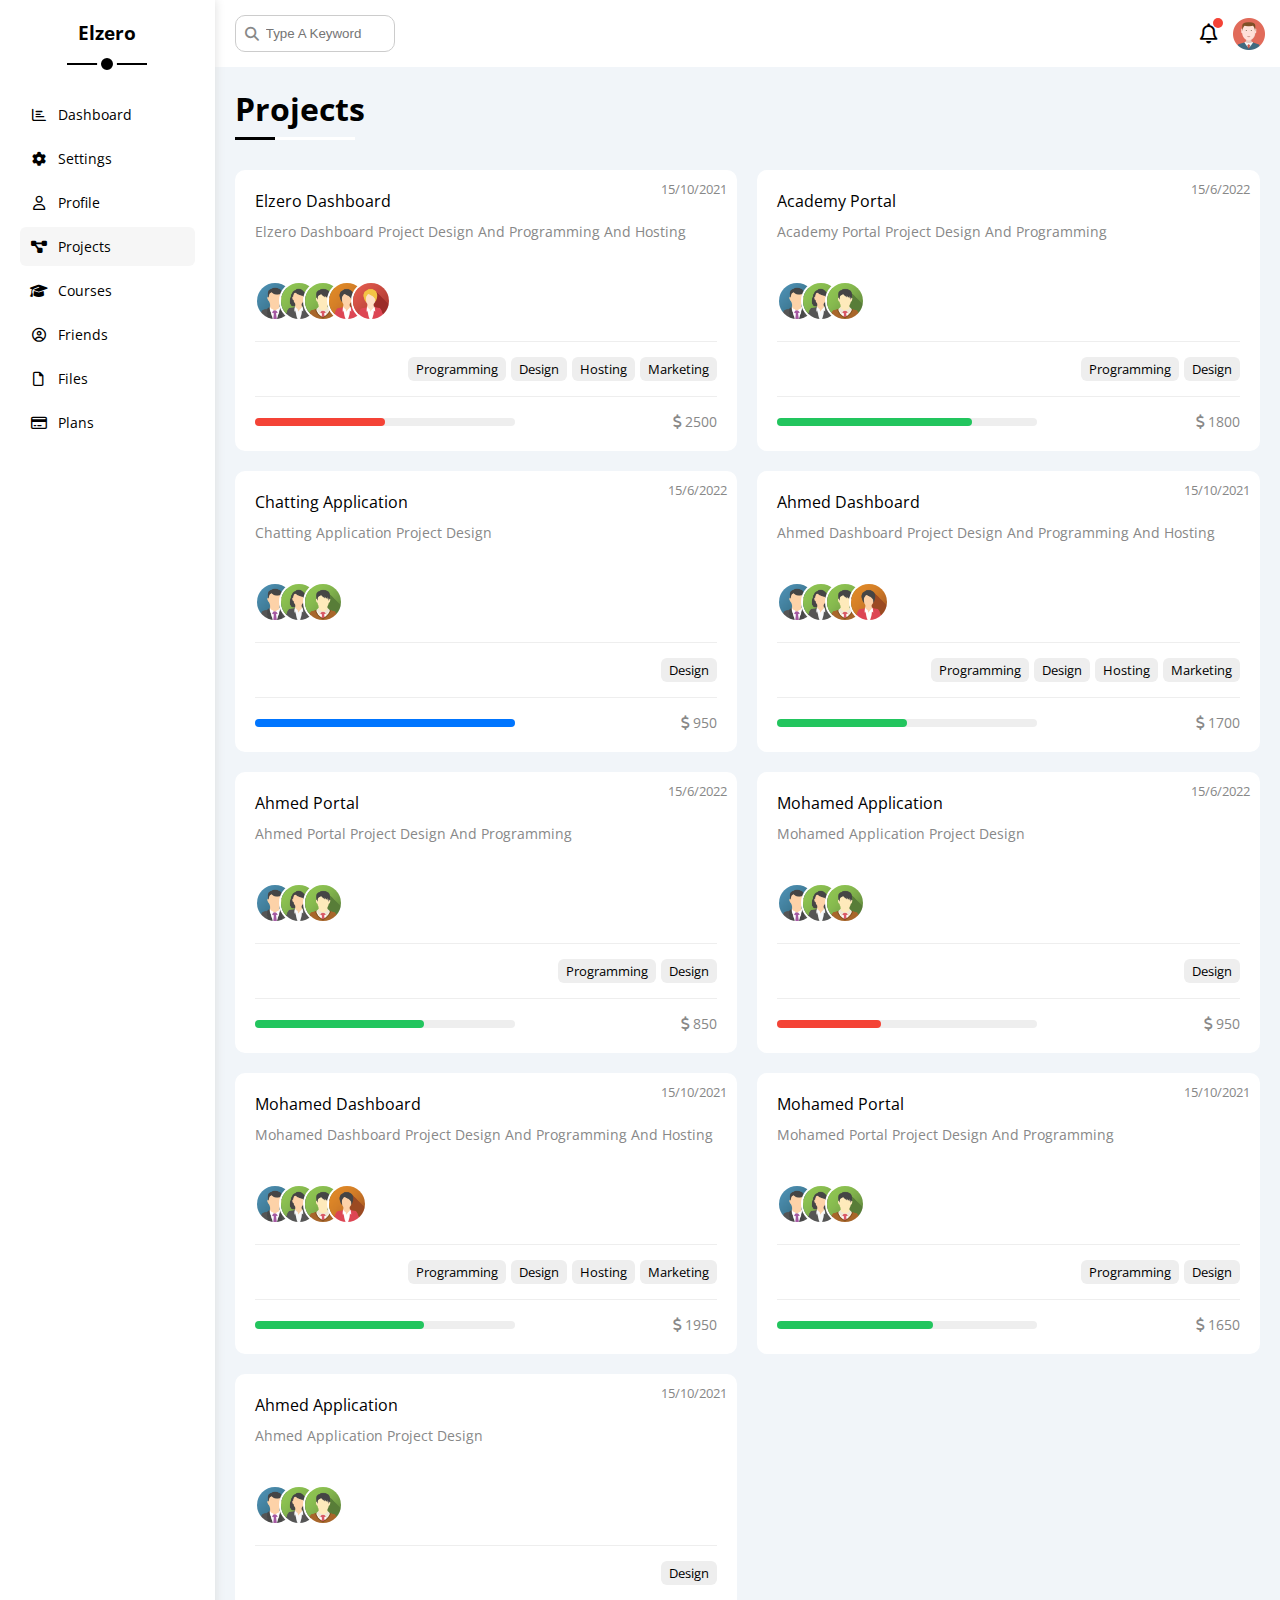
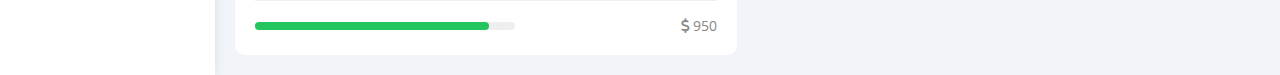
<file: projects.html>
<!DOCTYPE html>
<html lang="en">

<head>
  <meta charset="UTF-8" />
  <meta name="viewport" content="width=device-width, initial-scale=1.0" />
  <link rel="stylesheet" href="css/all.min.css" />
  <link rel="stylesheet" href="css/framework.css" />
  <link rel="stylesheet" href="css/main.css" />
  <link rel="preconnect" href="https://fonts.googleapis.com" />
  <link rel="preconnect" href="https://fonts.gstatic.com" crossorigin />
  <link href="https://fonts.googleapis.com/css2?family=Open+Sans:wght@300;500&#038;display=swap" rel="stylesheet" />
  <title>Profile</title>
</head>

<body>
  <div class="page d-flex">
    <div class="sidebar bg-white p-20 p-relative">
      <h3 class="p-relative txt-c mt-0">Elzero</h3>
      <ul>
        <li>
          <a class=" d-flex align-center fs-14 c-black rad-6 p-10" href="index.html">
            <i class="fa-regular fa-chart-bar fa-fw"></i>
            <span>Dashboard</span>
          </a>
        </li>
        <li>
          <a class="d-flex align-center fs-14 c-black rad-6 p-10" href="settings.html">
            <i class="fa-solid fa-gear fa-fw"></i>
            <span>Settings</span>
          </a>
        </li>
        <li>
          <a class="d-flex align-center fs-14 c-black rad-6 p-10" href="profile.html">
            <i class="fa-regular fa-user fa-fw"></i>
            <span>Profile</span>
          </a>
        </li>
        <li>
          <a class="active d-flex align-center fs-14 c-black rad-6 p-10" href="projects.html">
            <i class="fa-solid fa-diagram-project fa-fw"></i>
            <span>Projects</span>
          </a>
        </li>
        <li>
          <a class="d-flex align-center fs-14 c-black rad-6 p-10" href="courses.html">
            <i class="fa-solid fa-graduation-cap fa-fw"></i>
            <span>Courses</span>
          </a>
        </li>
        <li>
          <a class="d-flex align-center fs-14 c-black rad-6 p-10" href="friends.html">
            <i class="fa-regular fa-circle-user fa-fw"></i>
            <span>Friends</span>
          </a>
        </li>
        <li>
          <a class="d-flex align-center fs-14 c-black rad-6 p-10" href="files.html">
            <i class="fa-regular fa-file fa-fw"></i>
            <span>Files</span>
          </a>
        </li>
        <li>
          <a class="d-flex align-center fs-14 c-black rad-6 p-10" href="plans.html">
            <i class="fa-regular fa-credit-card fa-fw"></i>
            <span>Plans</span>
          </a>
        </li>
      </ul>
    </div>
    <div class="content w-full">
      <!-- Start Head -->
      <div class="head p-15 bg-white">
        <div class="search p-relative">
          <input type="search" class="p-10 rad-10" placeholder="Type A Keyword" />
        </div>
        <div class="avatar d-flex align-center">
          <span class="notification p-relative"><i class="fa-regular fa-bell fa-lg"></i></span>
          <img src="images/avatar.png" alt="photo " />
        </div>
      </div>
      <!-- End Head -->
      <h1 class="p-relative">Projects</h1>
      <div class="projects-page m-20">
        <div class="projects gap-20 d-grid">
          <div class="project bg-white rad-10 p-20 p-relative">
            <span class="date c-grey fs-13">15/10/2021</span>
            <h4 class="m-0">Elzero Dashboard</h4>
            <p class="c-grey mt-10 mb-10 fs-14">Elzero Dashboard Project Design And Programming And Hosting</p>
            <div class="images mt-20 pt-20">
              <a href="#"><img src="images/team-01.png" alt="photo"></a>
              <a href="#"><img src="images/team-02.png" alt="photo"></a>
              <a href="#"><img src="images/team-03.png" alt="photo"></a>
              <a href="#"><img src="images/team-04.png" alt="photo"></a>
              <a href="#"><img src="images/team-05.png" alt="photo"></a>
            </div>
            <div class="do d-flex mt-10 mb-10">
              <span class="btn-shape bg-eee fs-13 rad-6">Programming</span>
              <span class="btn-shape bg-eee fs-13 rad-6">Design</span>
              <span class="btn-shape bg-eee fs-13 rad-6">Hosting</span>
              <span class="btn-shape bg-eee fs-13 rad-6">Marketing</span>
            </div>
            <div class="info between-flex">
              <div class="prog"><span class="bg-red" style="width: 50%;"></span></div>
              <div class="fs-14 c-grey" bis_skin_checked="1">
                <i class="fa-solid fa-dollar-sign"></i>
                2500
              </div>
            </div>
          </div>
          <div class="project bg-white rad-10 p-20 p-relative">
            <span class="date c-grey fs-13">15/6/2022</span>
            <h4 class="m-0">Academy Portal</h4>
            <p class="c-grey mt-10 mb-10 fs-14">Academy Portal Project Design And Programming</p>
            <div class="images mt-20 pt-20">
              <a href="#"><img src="images/team-01.png" alt="photo"></a>
              <a href="#"><img src="images/team-02.png" alt="photo"></a>
              <a href="#"><img src="images/team-03.png" alt="photo"></a>
            </div>
            <div class="do d-flex mt-10 mb-10">
              <span class="btn-shape bg-eee fs-13 rad-6">Programming</span>
              <span class="btn-shape bg-eee fs-13 rad-6">Design</span>
            </div>
            <div class="info between-flex">
              <div class="prog"><span class="bg-green" style="width: 75%;"></span></div>
              <div class="fs-14 c-grey" bis_skin_checked="1">
                <i class="fa-solid fa-dollar-sign"></i>
                1800
              </div>
            </div>
          </div>
          <div class="project bg-white rad-10 p-20 p-relative">
            <span class="date c-grey fs-13">15/6/2022</span>
            <h4 class="m-0">Chatting Application</h4>
            <p class="c-grey mt-10 mb-10 fs-14">Chatting Application Project Design</p>
            <div class="images mt-20 pt-20">
              <a href="#"><img src="images/team-01.png" alt="photo"></a>
              <a href="#"><img src="images/team-02.png" alt="photo"></a>
              <a href="#"><img src="images/team-03.png" alt="photo"></a>
            </div>
            <div class="do d-flex mt-10 mb-10">
              <span class="btn-shape bg-eee fs-13 rad-6">Design</span>
            </div>
            <div class="info between-flex">
              <div class="prog"><span class="bg-blue" style="width: 100%;"></span></div>
              <div class="fs-14 c-grey" bis_skin_checked="1">
                <i class="fa-solid fa-dollar-sign"></i>
                950
              </div>
            </div>
          </div>
          <div class="project bg-white rad-10 p-20 p-relative">
            <span class="date c-grey fs-13">15/10/2021</span>
            <h4 class="m-0">Ahmed Dashboard</h4>
            <p class="c-grey mt-10 mb-10 fs-14">Ahmed Dashboard Project Design And Programming And Hosting</p>
            <div class="images mt-20 pt-20">
              <a href="#"><img src="images/team-01.png" alt="photo"></a>
              <a href="#"><img src="images/team-02.png" alt="photo"></a>
              <a href="#"><img src="images/team-03.png" alt="photo"></a>
              <a href="#"><img src="images/team-04.png" alt="photo"></a>
            </div>
            <div class="do d-flex mt-10 mb-10">
              <span class="btn-shape bg-eee fs-13 rad-6">Programming</span>
              <span class="btn-shape bg-eee fs-13 rad-6">Design</span>
              <span class="btn-shape bg-eee fs-13 rad-6">Hosting</span>
              <span class="btn-shape bg-eee fs-13 rad-6">Marketing</span>
            </div>
            <div class="info between-flex">
              <div class="prog"><span class="bg-green" style="width: 50%;"></span></div>
              <div class="fs-14 c-grey" bis_skin_checked="1">
                <i class="fa-solid fa-dollar-sign"></i>
                1700
              </div>
            </div>
          </div>
          <div class="project bg-white rad-10 p-20 p-relative">
            <span class="date c-grey fs-13">15/6/2022</span>
            <h4 class="m-0">Ahmed Portal</h4>
            <p class="c-grey mt-10 mb-10 fs-14">Ahmed Portal Project Design And Programming</p>
            <div class="images mt-20 pt-20">
              <a href="#"><img src="images/team-01.png" alt="photo"></a>
              <a href="#"><img src="images/team-02.png" alt="photo"></a>
              <a href="#"><img src="images/team-03.png" alt="photo"></a>
            </div>
            <div class="do d-flex mt-10 mb-10">
              <span class="btn-shape bg-eee fs-13 rad-6">Programming</span>
              <span class="btn-shape bg-eee fs-13 rad-6">Design</span>
            </div>
            <div class="info between-flex">
              <div class="prog"><span class="bg-green" style="width: 65%;"></span></div>
              <div class="fs-14 c-grey" bis_skin_checked="1">
                <i class="fa-solid fa-dollar-sign"></i>
                850
              </div>
            </div>
          </div>
          <div class="project bg-white rad-10 p-20 p-relative">
            <span class="date c-grey fs-13">15/6/2022</span>
            <h4 class="m-0">Mohamed Application</h4>
            <p class="c-grey mt-10 mb-10 fs-14">Mohamed Application Project Design</p>
            <div class="images mt-20 pt-20">
              <a href="#"><img src="images/team-01.png" alt="photo"></a>
              <a href="#"><img src="images/team-02.png" alt="photo"></a>
              <a href="#"><img src="images/team-03.png" alt="photo"></a>
            </div>
            <div class="do d-flex mt-10 mb-10">
              <span class="btn-shape bg-eee fs-13 rad-6">Design</span>
            </div>
            <div class="info between-flex">
              <div class="prog"><span class="bg-red" style="width: 40%;"></span></div>
              <div class="fs-14 c-grey" bis_skin_checked="1">
                <i class="fa-solid fa-dollar-sign"></i>
                950
              </div>
            </div>
          </div>
          <div class="project bg-white rad-10 p-20 p-relative">
            <span class="date c-grey fs-13">15/10/2021</span>
            <h4 class="m-0">Mohamed Dashboard</h4>
            <p class="c-grey mt-10 mb-10 fs-14">Mohamed Dashboard Project Design And Programming And Hosting</p>
            <div class="images mt-20 pt-20">
              <a href="#"><img src="images/team-01.png" alt="photo"></a>
              <a href="#"><img src="images/team-02.png" alt="photo"></a>
              <a href="#"><img src="images/team-03.png" alt="photo"></a>
              <a href="#"><img src="images/team-04.png" alt="photo"></a>
            </div>
            <div class="do d-flex mt-10 mb-10">
              <span class="btn-shape bg-eee fs-13 rad-6">Programming</span>
              <span class="btn-shape bg-eee fs-13 rad-6">Design</span>
              <span class="btn-shape bg-eee fs-13 rad-6">Hosting</span>
              <span class="btn-shape bg-eee fs-13 rad-6">Marketing</span>
            </div>
            <div class="info between-flex">
              <div class="prog"><span class="bg-green" style="width: 65%;"></span></div>
              <div class="fs-14 c-grey" bis_skin_checked="1">
                <i class="fa-solid fa-dollar-sign"></i>
                1950
              </div>
            </div>
          </div>
          <div class="project bg-white rad-10 p-20 p-relative">
            <span class="date c-grey fs-13">15/10/2021</span>
            <h4 class="m-0">Mohamed Portal</h4>
            <p class="c-grey mt-10 mb-10 fs-14">Mohamed Portal Project Design And Programming</p>
            <div class="images mt-20 pt-20">
              <a href="#"><img src="images/team-01.png" alt="photo"></a>
              <a href="#"><img src="images/team-02.png" alt="photo"></a>
              <a href="#"><img src="images/team-03.png" alt="photo"></a>
            </div>
            <div class="do d-flex mt-10 mb-10">
              <span class="btn-shape bg-eee fs-13 rad-6">Programming</span>
              <span class="btn-shape bg-eee fs-13 rad-6">Design</span>
            </div>
            <div class="info between-flex">
              <div class="prog"><span class="bg-green" style="width: 60%;"></span></div>
              <div class="fs-14 c-grey" bis_skin_checked="1">
                <i class="fa-solid fa-dollar-sign"></i>
                1650
              </div>
            </div>
          </div>
          <div class="project bg-white rad-10 p-20 p-relative">
            <span class="date c-grey fs-13">15/10/2021</span>
            <h4 class="m-0">Ahmed Application</h4>
            <p class="c-grey mt-10 mb-10 fs-14">Ahmed Application Project Design</p>
            <div class="images mt-20 pt-20">
              <a href="#"><img src="images/team-01.png" alt="photo"></a>
              <a href="#"><img src="images/team-02.png" alt="photo"></a>
              <a href="#"><img src="images/team-03.png" alt="photo"></a>
            </div>
            <div class="do d-flex mt-10 mb-10">
              <span class="btn-shape bg-eee fs-13 rad-6">Design</span>
            </div>
            <div class="info between-flex">
              <div class="prog"><span class="bg-green" style="width: 90%;"></span></div>
              <div class="fs-14 c-grey" bis_skin_checked="1">
                <i class="fa-solid fa-dollar-sign"></i>
                950
              </div>
            </div>
          </div>
        </div>
      </div>
    </div>
  </div>
</body>

</html>
</file>
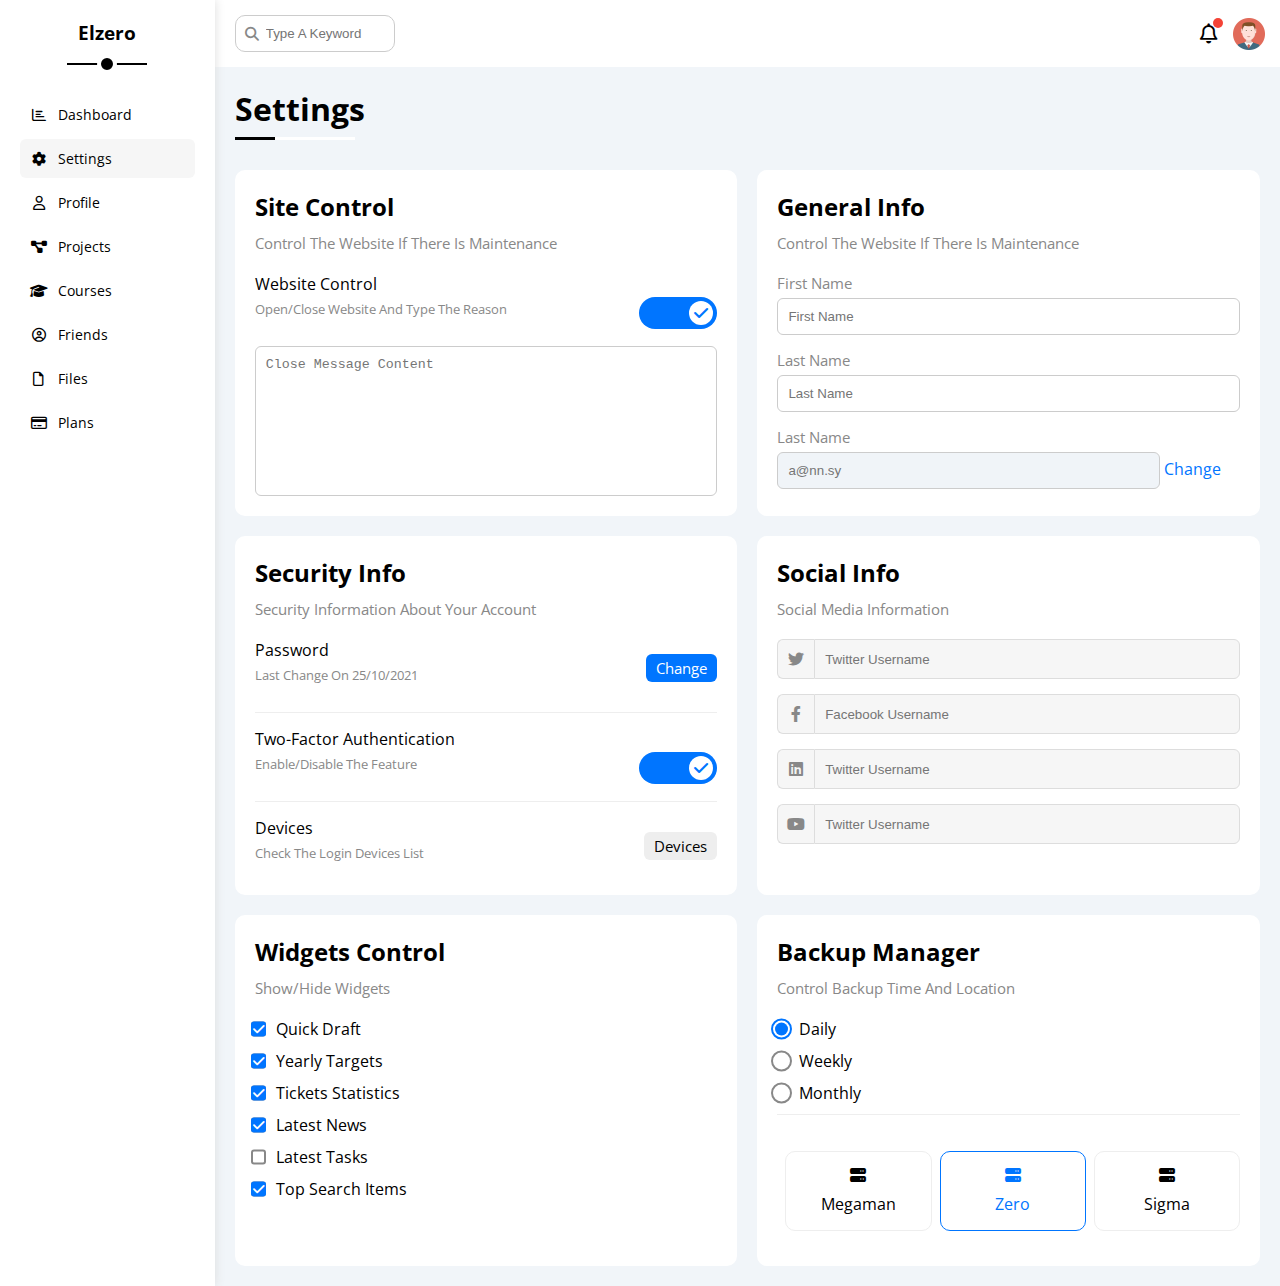
<file: settings.html>
<!DOCTYPE html>
<html lang="en">

<head>
  <meta charset="UTF-8" />
  <meta name="viewport" content="width=device-width, initial-scale=1.0" />
  <link rel="stylesheet" href="css/all.min.css" />
  <link rel="stylesheet" href="css/framework.css" />
  <link rel="stylesheet" href="css/main.css" />
  <link rel="preconnect" href="https://fonts.googleapis.com" />
  <link rel="preconnect" href="https://fonts.gstatic.com" crossorigin />
  <link href="https://fonts.googleapis.com/css2?family=Open+Sans:wght@300;500&#038;display=swap" rel="stylesheet" />
  <title>Settings</title>
</head>

<body>
  <div class="page d-flex">
    <div class="sidebar bg-white p-20 p-relative">
      <h3 class="p-relative txt-c mt-0">Elzero</h3>
      <ul>
        <li>
          <a class=" d-flex align-center fs-14 c-black rad-6 p-10" href="index.html">
            <i class="fa-regular fa-chart-bar fa-fw"></i>
            <span>Dashboard</span>
          </a>
        </li>
        <li>
          <a class="active d-flex align-center fs-14 c-black rad-6 p-10" href="settings.html">
            <i class="fa-solid fa-gear fa-fw"></i>
            <span>Settings</span>
          </a>
        </li>
        <li>
          <a class="d-flex align-center fs-14 c-black rad-6 p-10" href="profile.html">
            <i class="fa-regular fa-user fa-fw"></i>
            <span>Profile</span>
          </a>
        </li>
        <li>
          <a class="d-flex align-center fs-14 c-black rad-6 p-10" href="projects.html">
            <i class="fa-solid fa-diagram-project fa-fw"></i>
            <span>Projects</span>
          </a>
        </li>
        <li>
          <a class="d-flex align-center fs-14 c-black rad-6 p-10" href="courses.html">
            <i class="fa-solid fa-graduation-cap fa-fw"></i>
            <span>Courses</span>
          </a>
        </li>
        <li>
          <a class="d-flex align-center fs-14 c-black rad-6 p-10" href="friends.html">
            <i class="fa-regular fa-circle-user fa-fw"></i>
            <span>Friends</span>
          </a>
        </li>
        <li>
          <a class="d-flex align-center fs-14 c-black rad-6 p-10" href="files.html">
            <i class="fa-regular fa-file fa-fw"></i>
            <span>Files</span>
          </a>
        </li>
        <li>
          <a class="d-flex align-center fs-14 c-black rad-6 p-10" href="plans.html">
            <i class="fa-regular fa-credit-card fa-fw"></i>
            <span>Plans</span>
          </a>
        </li>
      </ul>
    </div>
    <div class="content w-full">
      <!-- Start Head -->
      <div class="head p-15 bg-white">
        <div class="search p-relative">
          <input type="search" class="p-10 rad-10" placeholder="Type A Keyword" />
        </div>
        <div class="avatar d-flex align-center">
          <span class="notification p-relative"><i class="fa-regular fa-bell fa-lg"></i></span>
          <img src="images/avatar.png" alt="photo " />
        </div>
      </div>
      <!-- End Head -->
      <h1 class="p-relative">Settings</h1>
      <div class="settings-page m-20 d-grid gap-20">
        <!-- Start Settings Box -->
        <div class="control p-20 bg-white rad-10">
          <h2 class="mt-0 mb-10">Site Control</h2>
          <p class="mt-0 mb-20 c-grey fs-15">Control The Website If There Is Maintenance</p>
          <div class="between-flex mb-15">
            <div>
              <span>Website Control</sp>
                <p class="mt-5 mb-0 c-grey fs-13">Open/Close Website And Type The Reason</p>
            </div>
            <div>
              <label> <!-- smoothly checkbox to use everywhere-->
                <input class="toggle-checkbox" type="checkbox" checked>
                <div class="toggle-switch"></div>
              </label>
            </div>
          </div>
          <textarea class="close-message p-10 rad-6 d-block w-full" placeholder="Close Message Content"></textarea>
        </div>
        <!-- End Settings Box -->
        <!-- Start General Info -->
        <div class="general p-20 bg-white rad-10">
          <h2 class="mt-0 mb-10">General Info</h2>
          <p class="mt-0 mb-20 c-grey fs-15">Control The Website If There Is Maintenance</p>
          <div class="mb-15">
            <label class="d-block c-grey fs-15 mb-5" for="first">First Name </label>
            <input class="w-full border-ccc rad-6 p-10" type="text" id="first" placeholder="First Name">
          </div>
          <div class="mb-15">
            <label class="d-block c-grey fs-15 mb-5" for="last">Last Name </label>
            <input class="w-full border-ccc rad-6 p-10" type="text" id="last" placeholder="Last Name">
          </div>
          <div>
            <label class="d-block c-grey fs-15 mb-5" for="email">Last Name </label>
            <input class="email w-full border-ccc rad-6 p-10" type="email" id="email" placeholder="a@nn.sy" disabled>
            <a class="c-blue" href="#">Change</a>
          </div>
        </div>
        <!-- End General Info -->
        <!-- Start Security Info -->
        <div class="security p-20 bg-white rad-10">
          <h2 class="mt-0 mb-10">Security Info</h2>
          <p class="mt-0 mb-20 c-grey fs-15">Security Information About Your Account</p>
          <div class="security-section between-flex pb-15 mb-15">
            <div>
              <span>
                Password
              </span>
              <p class="c-grey fs-13 mt-5">
                Last Change On 25/10/2021
              </p>
            </div>
            <div><a class="bg-blue btn-shape rad-6 c-white fs-15 " href="#">Change</a></div>
          </div>
          <div class="security-section between-flex pb-15 mb-15">
            <div>
              <span>
                Two-Factor Authentication
              </span>
              <p class="c-grey fs-13 mt-5">
                Enable/Disable The Feature
              </p>
            </div>
            <div>
              <label> <!-- smoothly checkbox to use everywhere-->
                <input class="toggle-checkbox" type="checkbox" checked>
                <div class="toggle-switch"></div>
              </label>
            </div>
          </div>
          <div class="security-section between-flex">
            <div>
              <span>
                Devices
              </span>
              <p class="c-grey fs-13 mt-5">
                Check The Login Devices List
              </p>
            </div>
            <div><a class="bg-eee btn-shape rad-6 c-black fs-15 " href="#">Devices</a></div>
          </div>
        </div>
        <!-- End Security Info -->
        <!-- Start Social info -->
        <div class="social-boxes p-20 bg-white rad-10">
          <h2 class="mt-0 mb-10">Social Info</h2>
          <p class="mt-0 mb-20 c-grey fs-15">Social Media Information</p>
          <div class="d-flex align-center mb-15">
            <i class="fa-brands fa-twitter center-flex c-grey"></i>
            <input class="w-full" type="text" placeholder="Twitter Username">
          </div>
          <div class="d-flex align-center mb-15">
            <i class="fa-brands fa-facebook-f center-flex c-grey"></i>
            <input class="w-full" type="text" placeholder="Facebook Username">
          </div>
          <div class="d-flex align-center mb-15">
            <i class="fa-brands fa-linkedin center-flex c-grey"></i>
            <input class="w-full" type="text" placeholder="Twitter Username">
          </div>
          <div class="d-flex align-center mb-15">
            <i class="fa-brands fa-youtube center-flex c-grey"></i>
            <input class="w-full" type="text" placeholder="Twitter Username">
          </div>
        </div>
        <!-- End Social info -->
        <!-- Start Widgets Control-->
        <div class="widgets-control p-20 bg-white rad-10">
          <h2 class="mt-0 mb-10">Widgets Control</h2>
          <p class="mt-0 mb-20 c-grey fs-15">Show/Hide Widgets</p>
          <ul>
            <li>
              <input type="checkbox" id="draft" checked>
              <label for="draft">Quick Draft</label>
            </li>
            <li>
              <input type="checkbox" id="targets" checked>
              <label for="targets">Yearly Targets</label>
            </li>
            <li>
              <input type="checkbox" id="tickets" checked>
              <label for="tickets">Tickets Statistics</label>
            </li>
            <li>
              <input type="checkbox" id="news" checked>
              <label for="news">Latest News</label>
            </li>
            <li>
              <input type="checkbox" id="tasks">
              <label for="tasks">Latest Tasks</label>
            </li>
            <li>
              <input type="checkbox" id="search" checked>
              <label for="search">Top Search Items</label>
            </li>
          </ul>
        </div>
        <!-- End Widgets Control-->
        <!-- Start Backup Manager -->
        <div class="backup p-20 bg-white rad-10">
          <h2 class="mt-0 mb-10">Backup Manager</h2>
          <p class="mt-0 mb-20 c-grey fs-15">Control Backup Time And Location</p>
          <ul>
            <li>
              <input type="radio" name="time" id="daily" checked>
              <label for="daily">Daily</label>
            </li>
            <li>
              <input type="radio" name="time" id="weekly">
              <label for="weekly">Weekly</label>
            </li>
            <li>
              <input type="radio" name="time" id="monthly">
              <label for="monthly">Monthly</label>
            </li>
          </ul>
          <div class="servers d-flex align-center txt-c">
            <input type="radio" name="servers" id="server-one">
            <div class="server mb-15 rad-10 w-full">
              <label class="d-block m-15" for="server-one"><i
                  class="fa-solid fa-server d-block mb-10"></i>Megaman</label>
            </div>
            <input type="radio" name="servers" id="server-two" checked>
            <div class="server mb-15 rad-10 w-full">
              <label class="d-block m-15" for="server-two"><i class="fa-solid fa-server d-block mb-10"></i>Zero</label>
            </div>
            <input type="radio" name="servers" id="server-three">
            <div class="server mb-15 rad-10 w-full">
              <label class="d-block m-15" for="server-three"><i
                  class="fa-solid fa-server d-block mb-10"></i>Sigma</label>
            </div>
          </div>

        </div>
        <!-- End Backup Manager -->
      </div>
</body>

</html>
</file>
<file: css/main.css>
:root {
  --blue-color: #0075ff;
  --blue-alt-color: #0d69d5;
  --orange-color: #f59e0b;
  --green-color: #22c55e;
  --red-color: #f44336;
  --grey-color: #888;
}
* {
  box-sizing: border-box;
}
body {
  font-family: "Open Sans", sans-serif;
  margin: 0;
}
*:focus {
  outline: none;
}
a {
  text-decoration: none;
}
ul {
  list-style: none;
  padding: 0;
}
::-webkit-scrollbar {
  width: 15px;
}
::-webkit-scrollbar-track {
  background-color: white;
}
::-webkit-scrollbar-thumb {
  background-color: var(--blue-color);
}
::-webkit-scrollbar-thumb:hover {
  background-color: var(--blue-alt-color);
}
.page {
  background-color: #f1f5f9;
  min-height: 100vh;
}
/* Start Sidebar */
.sidebar {
  width: 250px;
  box-shadow: 0 0 10px #ddd;
}
.sidebar > h3 {
  margin-bottom: 50px;
}
.sidebar > h3::before,
.sidebar > h3::after {
  content: "";
  background-color: black;
  transform: translateX(-50%);
  position: absolute;
  left: 50%;
}
.sidebar > h3::before {
  width: 80px;
  height: 2px;
  bottom: -20px;
}
.sidebar > h3::after {
  bottom: -29px;
  width: 12px;
  height: 12px;
  border-radius: 50%;
  border: 4px solid white;
}
.sidebar ul li a {
  transition: 0.3s;
  margin-bottom: 5px;
}
.sidebar ul li a:hover,
.sidebar ul li a.active {
  background-color: #f6f6f6;
}
.sidebar ul li a span {
  font-size: 14px;
  margin-left: 10px;
}
@media (max-width: 767px) {
  .sidebar {
    width: 58px;
    padding: 10px;
  }
  .sidebar > h3 {
    font-size: 13px;
    margin-bottom: 15px;
  }
  .sidebar > h3::before,
  .sidebar > h3::after {
    display: none;
  }
  .sidebar ul li a span {
    display: none;
  }
}
/* End Sidebar */
/* Start Head  */
.content {
  overflow: hidden;
}
.head {
  display: flex;
  justify-content: space-between;
  align-items: center;
}
.head .search::before {
  font-family: var(--fa-style-family-classic);
  content: "\f002";
  font-weight: 900;
  position: absolute;
  left: 15px;
  top: 50%;
  transform: translateY(-50%);
  font-size: 14px;
  color: var(--grey-color);
}
.head .search input {
  border: 1px solid #ccc;
  margin-left: 5px;
  padding-left: 30px;
  width: 160px;
  transition: width 0.3s;
}
.head .search input:focus {
  width: 200px;
}
.head .search input:focus::placeholder {
  opacity: 0;
}
.head .avatar .notification::before {
  content: "";
  position: absolute;
  width: 10px;
  height: 10px;
  background-color: var(--red-color);
  border-radius: 50%;
  right: -5px;
  top: -5px;
}
.head .search i {
  position: absolute;
  left: 5px;
  top: 50%;
  transform: translateY(-50%);
}
.head .avatar img {
  width: 32px;
  height: 32px;
  margin-left: 15px;
}
/* End Head */
.page h1 {
  margin: 20px 20px 40px;
}
.page h1::before,
.page h1::after {
  content: "";
  position: absolute;
  bottom: -10px;
  left: 0;
  height: 3px;
}
.page h1::before {
  width: 120px;
  background-color: white;
}
.page h1::after {
  width: 40px;
  background-color: black;
}
.wrapper {
  grid-template-columns: repeat(auto-fill, minmax(450px, 1fr));
  margin-left: 20px;
  margin-right: 20px;
  margin-bottom: 20px;
}
@media (max-width: 767px) {
  .wrapper {
    grid-template-columns: minmax(200px, 1fr);
    margin-left: 10px;
    margin-right: 10px;
    gap: 10px;
  }
}
/* Start Welcome */
.wrapper .welcome {
  overflow: hidden;
}
@media (max-width: 767px) {
  .welcome .top {
    padding-bottom: 30px;
  }
}
.welcome .top img {
  width: 200px;
  margin-bottom: -10px;
}
.welcome .avatar {
  width: 64px;
  height: 64px;
  border: 2px solid white;
  border-radius: 50%;
  padding: 2px;
  box-shadow: 0 0 5px #ddd;
  margin-left: 20px;
  margin-top: -32px;
}
.welcome .center {
  border: 1px solid #eee;
  border-left: none;
  border-right: none;
}
.welcome .center .box {
  flex: 1;
}
.welcome .visit {
  margin: 0 15px 15px auto;
  transition: 0.3s;
  -webkit-transition: 0.3s;
  -moz-transition: 0.3s;
  -ms-transition: 0.3s;
  -o-transition: 0.3s;
}
.welcome .visit:hover {
  background-color: var(--blue-alt-color);
}

/* End Welcome */
/* Start Draft */
.draft textarea {
  resize: none;
  min-height: 180px;
}
.draft .visit {
  margin-left: auto;
  transition: 0.3s;
  -webkit-transition: 0.3s;
  -moz-transition: 0.3s;
  -ms-transition: 0.3s;
  -o-transition: 0.3s;
}
.draft .visit:hover {
  background-color: var(--blue-alt-color);
}
/* End Draft */
/* Start Targets */
.target .box .icon {
  width: 80px;
  height: 80px;
  margin-right: 15px;
}
.target .box:first-of-type .icon {
  background-color: rgb(0 117 255 / 20%);
}
.target .box:nth-of-type(2) .icon {
  background-color: #fdecce;
}
.target .box:last-of-type .icon {
  background-color: #d3f3df;
}
.target .box .info {
  flex: 1;
}
.target .box .info .the-progress {
  width: 100%;
  height: 5px;
  background-color: #eee;
  position: relative;
}
.target .box .info .the-progress > span {
  position: absolute;
  left: 0;
  top: 0;
  height: 100%;
}
.target .box .info .the-progress > span::before {
  content: "";
  position: absolute;
  right: 0;
  top: -10px;
  border: 5px solid black;
  border-left-color: transparent;
  border-right-color: transparent;
  border-bottom-color: transparent;
}
.target .box .info .the-progress > span::after {
  content: "";
  position: absolute;
  right: -10px;
  top: -34px;
  font-size: 13px;
  color: white;
  background-color: black;
  padding: 3px;
  border-radius: 3px;
}
.target .box .info .blue > span::before {
  border-top-color: var(--blue-color);
}
.target .box .info .blue > span::after {
  background-color: var(--blue-color);
  content: "80%";
}
.target .box .info .orange > span::before {
  border-top-color: var(--orange-color);
}
.target .box .info .orange > span::after {
  content: "55%";
  background-color: var(--orange-color);
}
.target .box .info .green > span::before {
  border-top-color: var(--green-color);
}
.target .box .info .green > span::after {
  content: "75%";
  background-color: var(--green-color);
}
.target .box .info .blue {
  background-color: rgb(0 117 255 / 20%);
}
.target .box .info .blue span {
  background-color: var(--blue-color);
}
.target .box .info .orange {
  background-color: #fdecce;
}
.target .box .info .orange span {
  background-color: var(--orange-color);
}

.target .box .info .green {
  background-color: #d3f3df;
}
.target .box .info .green span {
  background-color: var(--green-color);
}
/* End Targets */
/* Start Stats */
.tickets .box {
  border: 1px solid #ccc;
  width: calc(50% - 10px);
}
@media (max-width: 767px) {
  .tickets .box {
    width: 100%;
  }
}
/* End Stats */
/* Start News */
.news .news-row:not(:last-child) {
  border-bottom: 1px solid #ccc;
  margin-bottom: 20px;
  padding-bottom: 20px;
}
.news .news-row img {
  width: 100px;
  border-radius: 6px;
  margin-right: 15px;
  -webkit-border-radius: 6px;
  -moz-border-radius: 6px;
  -ms-border-radius: 6px;
  -o-border-radius: 6px;
}
.news .news-row .info {
  flex-grow: 1;
}
.news .info h3 {
  margin: 0 0 6px;
  font-size: 16px;
}
/* End News */
/* Start Tasks */
.tasks .tasks-row:not(:last-child) {
  border-bottom: 1px solid #eee;
}
.tasks .delete {
  cursor: pointer;
  color: black;
  transition: 0.3s;
  -webkit-transition: 0.3s;
  -moz-transition: 0.3s;
  -ms-transition: 0.3s;
  -o-transition: 0.3s;
}
.tasks .delete:hover {
  color: var(--red-color);
}
.tasks .done {
  opacity: 0.3;
}
.tasks .done h3 {
  text-decoration: line-through;
}
.tasks .done p {
  text-decoration: line-through;
}
/* End Tasks */
/* Start Latest Uploads */
.latest-uploads .info {
  margin-top: -10px;
}
.latest-uploads .info:not(:last-of-type) {
  border-bottom: 1px solid #eee;
}
.latest-uploads .info img {
  width: 40px;
}
.latest-uploads .info .text {
  flex-grow: 1;
}
/* End Latest Uploads */
/* Start Last Progress */
.last-progress {
  overflow: hidden;
}
.last-progress ul {
  flex-direction: column;
  border-left: var(--blue-color) 2px solid;
  margin-left: 15px;
}
.last-progress ul li {
  padding-bottom: 15px;
  padding-left: 40px;
  position: relative;
}
.last-progress ul li:last-of-type {
  padding-bottom: 0;
}
.last-progress ul li::before {
  content: "";
  position: absolute;
  left: -15px;
  top: -5px;
  width: 24px;
  height: 24px;
  background-color: white;
  border: var(--blue-color) 2px solid;
  border-radius: 50%;
}
.last-progress ul li::after {
  content: "";
  position: absolute;
  left: -11px;
  top: -1px;
  width: 20px;
  height: 20px;
  border-radius: 50%;
  background-color: var(--blue-color);
  opacity: 1;
}
.last-progress ul .light::after {
  animation: light 1s alternate infinite;
}
.last-progress ul li:last-of-type::after {
  background-color: white;
}
@keyframes light {
  0% {
    background-color: var(--blue-color);
  }
  100% {
    background-color: white;
  }
}
.last-progress img {
  position: absolute;
  right: 0;
  bottom: 0;
  width: 150px;
  opacity: 0.1;
  animation: top-down 1s alternate infinite linear;
}
@keyframes top-down {
  0% {
    bottom: 10px;
  }
  100% {
    bottom: 0;
  }
}
/* End Last Progress */
/* Start Reminders */
.reminders ul {
  flex-direction: column;
}
.reminders ul li {
  margin-bottom: 10px;
}
.reminders ul li div {
  margin-left: 40px;
  padding-left: 15px;
  display: flex;
  flex-direction: column;
  position: relative;
  border-left: 2px solid;
}
.reminders ul li .blue {
  border-left-color: var(--blue-color);
}
.reminders ul li .green {
  border-left-color: var(--green-color);
}
.reminders ul li .orange {
  border-left-color: var(--orange-color);
}
.reminders ul li .red {
  border-left-color: var(--red-color);
}
.reminders ul li div .circle {
  left: -30px;
  position: absolute;
  width: 15px;
  height: 15px;
  border-radius: 50%;
  top: 50%;
  transform: translateY(-50%);
}
.reminders ul li div .step {
  font-weight: bold;
  margin-bottom: 10px;
  font-size: 14px;
}
.reminders ul li div .date {
  font-size: 12px;
}
/* End Reminders */
/* Start Latest Post */
.latest .post-writer {
  display: flex;
  align-items: flex-start;
  justify-content: flex-start;
  margin-top: 20px;
}
.latest .post-writer .image img {
  width: 50px;
  height: 50px;
}
.latest .post-writer .text {
  margin-left: 10px;
}
.latest .post-writer .text h5 {
  margin-bottom: 5px;
  margin-top: 0;
}
.latest .post-writer .text span {
  font-size: 12px;
}
.latest p {
  text-transform: capitalize;
  padding: 20px 10px;
  line-height: 1.8;
  text-align: center;
  border-top: rgb(0, 0, 0, 10%) 0.5px solid;
  border-bottom: rgb(0, 0, 0, 10%) 0.5px solid;
}
.latest .bottom {
  display: flex;
  align-items: center;
  justify-content: space-between;
  font-size: 14px;
}
.latest .bottom div:first-of-type:hover {
  color: var(--red-color);
}
.latest .bottom div:last-of-type:hover {
  color: var(--blue-color);
}
.latest .bottom span {
  margin-left: 5px;
}
/* End Latest Post */
/* Start Social */
.social .social-section {
  margin-bottom: 10px;
  position: relative;
  padding: 0;
}
.social .twitter {
  background-color: #d2ecfb;
  margin-top: 20px;
}
.social .twitter i,
.social .twitter a {
  background-color: #1da1f3;
}
.social .facebook {
  background-color: #d2e4fc;
}
.social .facebook i,
.social .facebook a {
  background-color: #1878f3;
}
.social .youtube {
  background-color: #fecccb;
}
.social .youtube i,
.social .youtube a {
  background-color: #fd0000;
}
.social .linkedin {
  background-color: #cce4f0;
}
.social .linkedin i,
.social .linkedin a {
  background-color: #0077b4;
}
.social .social-section .icon i {
  font-size: 30px;
  margin: 0;
  width: 50px;
  padding: 10px;
  color: white;
  display: flex;
  justify-content: center;
  align-items: center;
  transition: 0.2s ease-out;
}
.social .social-section .icon i:hover {
  transform: rotate(5deg);
}
.social .social-section .icon span {
  margin-left: 20px;
}
.social .social-section a {
  color: white;
  font-size: 12px;
  margin-right: 10px;
}
/* End Social */
/* Start Projects */
.table {
  overflow-x: auto;
}
table {
  min-width: 1000px;
  border: 1px solid #eee;
  border-spacing: 0;
}
table thead td {
  padding: 10px;
  font-weight: bold;
  font-size: 14px;
  background-color: #eee;
}
table td {
  padding: 15px;
}
table tr {
  transition: 0.3s;
}
table tbody td {
  border-bottom: 1px solid #eee;
  border-left: 1px solid #eee;
}
table tbody tr td:last-child {
  border-right: 1px solid #eee;
}
table tbody tr:hover td {
  background-color: #faf7f7;
}
table img {
  width: 30px;
  border-radius: 50%;
  padding: 2px;
  background-color: white;
}
table img:not(:first-of-type) {
  margin-left: -20px;
}
table span {
  font-size: 13px;
}
/* End Projects */
/* End Dashboard page */

/* Start Settings */
.settings-page {
  grid-template-columns: repeat(auto-fill, minmax(500px, 1fr));
}
@media (max-width: 767px) {
  .settings-page {
    grid-template-columns: minmax(100px, 1fr);
    margin-left: 10px;
    margin-right: 10px;
    gap: 10px;
  }
}
/* Start control */
.settings-page .close-message {
  border: 1px solid #ccc;
  resize: none;
  min-height: 150px;
}
/* End control */
/* Start General Info */
.settings-page .email {
  display: inline-flex;
  width: calc(100% - 80px);
}
.settings-page :disabled {
  cursor: no-drop;
  background-color: #f0f4f8;
  color: #bbb;
}
/* End General Info */
/* Start Security */
.security .security-section:not(:last-of-type) {
  border-bottom: 1px solid #eee;
}
/* End Security */
/* Start Social Boxes */
.settings-page .social-boxes i {
  width: 40px;
  height: 40px;
  background-color: #f6f6f6;
  border: 1px solid #ddd;
  border-right: none;
  border-radius: 6px 0 0 6px;
  display: flex;
  align-items: center;
  justify-content: center;
  transition: 0.3s;
  -webkit-transition: 0.3s;
  -moz-transition: 0.3s;
  -ms-transition: 0.3s;
  -o-transition: 0.3s;
}
.settings-page .social-boxes input {
  height: 40px;
  background-color: #f6f6f6;
  border: 1px solid #ddd;
  padding-left: 10px;
  border-radius: 0 6px 6px 0;
}
.settings-page .social-boxes > div:focus-within i {
  color: black;
}
/* End Social Boxes */
/* Start Widgets Control */
.widgets-control ul li {
  margin-bottom: 10px;
}
.widgets-control ul li input[type="checkbox"] {
  -webkit-appearance: none;
  appearance: none;
}
.widgets-control ul li label {
  position: relative;
  padding-left: 5px;
  margin-left: 5px;
}
.widgets-control ul li label::before {
  content: "";
  position: absolute;
  border: 2px solid var(--grey-color);
  width: 15px;
  height: 15px;
  left: -20px;
  top: 50%;
  box-sizing: border-box;
  border-radius: 3px;
  -webkit-border-radius: 3px;
  -moz-border-radius: 3px;
  -ms-border-radius: 3px;
  -o-border-radius: 3px;
  transform: translateY(-50%);
  -webkit-transform: translateY(-50%);
  -moz-transform: translateY(-50%);
  -ms-transform: translateY(-50%);
  -o-transform: translateY(-50%);
}
.widgets-control ul li label:hover::before {
  border-color: var(--blue-color);
}
.widgets-control ul li label::after {
  font-family: var(--fa-style-family-classic);
  content: "\f00c";
  font-weight: 900;
  font-size: 13px;
  display: flex;
  align-items: center;
  justify-content: center;
  position: absolute;
  background-color: transparent;
  color: transparent;
  width: 15px;
  height: 15px;
  left: -20px;
  top: 50%;
  border-radius: 3px;
  -webkit-border-radius: 3px;
  -moz-border-radius: 3px;
  -ms-border-radius: 3px;
  -o-border-radius: 3px;
  transform: translateY(-50%) rotate(90deg) scale(0);
  -webkit-transform: translateY(-50%) rotate(90deg) scale(0);
  -moz-transform: translateY(-50%) rotate(90deg) scale(0);
  -ms-transform: translateY(-50%) rotate(90deg) scale(0);
  -o-transform: translateY(-50%) rotate(90deg) scale(0);
  transition: 0.3s;
  -webkit-transition: 0.3s;
  -moz-transition: 0.3s;
  -ms-transition: 0.3s;
  -o-transition: 0.3s;
}
.widgets-control ul li input:checked + label::after {
  background-color: var(--blue-color);
  color: white;
  transform: translateY(-50%) rotate(0deg) scale(1);
  -webkit-transform: translateY(-50%) rotate(0deg) scale(1);
  -moz-transform: translateY(-50%) rotate(0deg) scale(1);
  -ms-transform: translateY(-50%) rotate(0deg) scale(1);
  -o-transform: translateY(-50%) rotate(0deg) scale(1);
}
/* End Widgets Control */
/* Start Backup Manager */
.backup ul {
  border-bottom: 1px solid #eee;
}
.backup ul li {
  margin-bottom: 10px;
}
.backup ul li input[type="radio"] {
  -webkit-appearance: none;
  appearance: none;
}
.backup ul li label {
  position: relative;
  padding-left: 5px;
  margin-left: 5px;
}
.backup ul li label::before {
  content: "";
  position: absolute;
  border: 2px solid var(--grey-color);
  width: 21px;
  height: 21px;
  left: -23px;
  top: 50%;
  box-sizing: border-box;
  border-radius: 50%;
  -webkit-border-radius: 50%;
  -moz-border-radius: 50%;
  -ms-border-radius: 50%;
  -o-border-radius: 50%;
  transform: translateY(-50%);
  -webkit-transform: translateY(-50%);
  -moz-transform: translateY(-50%);
  -ms-transform: translateY(-50%);
  -o-transform: translateY(-50%);
}
.backup ul li input[type="radio"]:checked + label::before {
  border-color: var(--blue-color);
}
.backup ul li label::after {
  content: "";
  font-size: 13px;
  display: flex;
  align-items: center;
  justify-content: center;
  position: absolute;
  background-color: var(--blue-color);
  width: 13px;
  height: 13px;
  left: -19px;
  top: 50%;
  border-radius: 50%;
  -webkit-border-radius: 50%;
  -moz-border-radius: 50%;
  -ms-border-radius: 50%;
  -o-border-radius: 50%;
  transform: translateY(-50%) rotate(90deg) scale(0);
  -webkit-transform: translateY(-50%) rotate(90deg) scale(0);
  -moz-transform: translateY(-50%) rotate(90deg) scale(0);
  -ms-transform: translateY(-50%) rotate(90deg) scale(0);
  -o-transform: translateY(-50%) rotate(90deg) scale(0);
  transition: 0.3s;
  -webkit-transition: 0.3s;
  -moz-transition: 0.3s;
  -ms-transition: 0.3s;
  -o-transition: 0.3s;
}
.backup ul li input[type="radio"]:checked + label::after {
  background-color: var(--blue-color);
  color: white;
  transform: translateY(-50%) rotate(0deg) scale(1);
  -webkit-transform: translateY(-50%) rotate(0deg) scale(1);
  -moz-transform: translateY(-50%) rotate(0deg) scale(1);
  -ms-transform: translateY(-50%) rotate(0deg) scale(1);
  -o-transform: translateY(-50%) rotate(0deg) scale(1);
}
.backup .servers {
  padding-top: 20px;
}
@media (max-width: 767px) {
  .backup .servers {
      flex-wrap: wrap;
  }
}
.backup .servers input[type="radio"] {
  appearance: none;
}
.backup .servers .server {
  border: 1px solid #eee;
  transition: 0.3s;
  -webkit-transition: 0.3s;
  -moz-transition: 0.3s;
  -ms-transition: 0.3s;
  -o-transition: 0.3s;
}
.backup .servers input[type="radio"]:checked + .server {
  color: var(--blue-color);
  border: 1px solid var(--blue-color);
}
/* End Backup Manager */
.toggle-checkbox {
  -webkit-appearance: none;
  appearance: none;
}
.toggle-switch {
  background-color: #ccc;
  width: 78px;
  height: 32px;
  position: relative;
  transition: 0.3s;
  cursor: pointer;
  border-radius: 16px;
  -webkit-border-radius: 16px;
  -moz-border-radius: 16px;
  -ms-border-radius: 16px;
  -o-border-radius: 16px;
  -webkit-transition: 0.3s;
  -moz-transition: 0.3s;
  -ms-transition: 0.3s;
  -o-transition: 0.3s;
}
.toggle-switch::before {
  font-family: var(--fa-style-family-classic);
  content: "\f00d";
  font-weight: 900;
  background-color: white;
  width: 24px;
  height: 24px;
  top: 4px;
  left: 4px;
  color: #aaa;
  display: flex;
  align-items: center;
  justify-content: center;
  position: absolute;
  border-radius: 50%;
  -webkit-border-radius: 50%;
  -moz-border-radius: 50%;
  -ms-border-radius: 50%;
  -o-border-radius: 50%;
  transition: 0.3s;
  -webkit-transition: 0.3s;
  -moz-transition: 0.3s;
  -ms-transition: 0.3s;
  -o-transition: 0.3s;
}
.toggle-checkbox:checked + .toggle-switch {
  background-color: var(--blue-color);
}
.toggle-checkbox:checked + .toggle-switch::before {
  content: "\f00c";
  left: 50px;
  color: var(--blue-color);
}
/* End Settings */
/* Start Profile Page */
@media (max-width: 767px) {
  .profile-page .overview {
    flex-direction: column;
  }
}
.profile-page .avatar-box {
  width: 300px;
}
@media (min-width: 768px) {
  .profile-page .avatar-box {
    border-right: 1px solid #eee;
  }
}
.profile-page .avatar-box > img {
  width: 120px;
  height: 120px;
}
.profile-page .avatar-box .level {
  height: 6px;
  overflow: hidden;
  margin: auto;
  width: 70%;
}
.profile-page .avatar-box .level span {
  position: absolute;
  left: 0;
  top: 0;
  height: 100%;
  background-color: var(--blue-color);
  border-radius: 6px;
}
.profile-page .info-box .box {
  flex-wrap: wrap;
  border-bottom: 1px solid #eee;
  transition: 0.3s;
}
.profile-page .info-box .box:hover {
  background-color: #f9f9f9;
}
.profile-page .info-box .box > div {
  min-width: 250px;
  padding: 10px 0 0;
}
.profile-page .info-box h4 {
  font-weight: normal;
}
/* Start Training Code */
.profile-page .info-box .toggle-switch {
  height: 20px;
}
@media (max-width: 767px) {
  .profile-page .info-box .toggle-switch {
    margin: auto;
  }
}
.profile-page .info-box .toggle-switch::before {
  width: 12px;
  height: 12px;
  font-size: 8px;
}
.profile-page .info-box .toggle-checkbox:checked + .toggle-switch::before {
  left: 62px;
}
/* End Training Code */
@media (max-width: 767px) {
  .profile-page .other-data {
    flex-direction: column;
  }
}
.profile-page .skills-card {
  flex-grow: 1;
}
.profile-page .skills-card ul li {
  padding: 15px 0;
}
.profile-page .skills-card ul li:not(:last-child) {
  border-bottom: 1px solid #eee;
}
.profile-page .skills-card ul li span {
  display: inline-flex;
  padding: 4px 10px;
  background-color: #eee;
  border-radius: 6px;
  font-size: 14px;
}
.profile-page .skills-card ul li span:not(:last-child) {
  margin-right: 5px;
}
.profile-page .activities {
  flex-grow: 2;
}
.profile-page .activity:not(:last-of-type) {
  border-bottom: 1px solid #eee;
  padding-bottom: 20px;
  margin-bottom: 20px;
}
.profile-page .activity img {
  width: 64px;
  height: 64px;
  margin-right: 10px;
}
@media (min-width: 768px) {
  .profile-page .activity .date {
    margin-left: auto;
    text-align: right;
  }
}
@media (max-width: 767px) {
  .profile-page .activity {
    flex-direction: column;
  }
  .profile-page .activity img {
    margin-right: 0;
    margin-bottom: 15px;
  }
  .profile-page .activity .date {
    margin-top: 15px;
  }
}
/* End Profile Page */
/* Start Projects Page */
.projects-page .projects {
  grid-template-columns: repeat(auto-fill, minmax(500px, 1fr));
}
.projects-page .projects .project .date {
  position: absolute;
  top: 10px;
  right: 10px;
}
.projects-page .projects .project h4 {
  font-weight: normal;
}
.projects-page .projects .project .images a {
  display: inline-block;
}
.projects-page .projects .project .images a img {
  width: 40px;
  height: 40px;
  border: 2px solid white;
  border-radius: 50%;
  -webkit-border-radius: 50%;
  -moz-border-radius: 50%;
  -ms-border-radius: 50%;
  -o-border-radius: 50%;
}
.projects-page .projects .project .images a:not(:first-of-type) img {
  margin-left: -20px;
}
.projects-page .projects .project .do {
  justify-content: flex-end;
  border-top: 1px solid #eee;
  padding-top: 15px;
  margin-top: 15px;
}
.projects-page .projects .project .do span { 
    padding: 3px 8px;
    margin-left: 5px;
    width: fit-content;
}
.projects-page .projects .project .info {
  margin-top: 15px;
  padding-top: 15px;
  border-top: 1px solid #eee;
}
.projects-page .projects .project .info .prog {
  width: 260px;
  height: 8px;
  position: relative;
  background-color: #eee;
  border-radius: 10px;
  -webkit-border-radius: 10px;
  -moz-border-radius: 10px;
  -ms-border-radius: 10px;
  -o-border-radius: 10px;
}
.projects-page .projects .project .info .prog span {
  height: 8px;
  position: absolute;

  border-radius: 10px;
  -webkit-border-radius: 10px;
  -moz-border-radius: 10px;
  -ms-border-radius: 10px;
  -o-border-radius: 10px;
}
/* End Projects Page */
/* Start Courses Page */
.courses {
  grid-template-columns: repeat(auto-fill, minmax(300px, 1fr));
}
.courses .course {
  overflow: hidden;
}
.courses .course .instructor {
  position: absolute;
  border: 2px solid white;
  top: 20px;
  left: 20px;
  width: 64px;
  height: 64px;
  border-radius: 50%;
  -webkit-border-radius: 50%;
  -moz-border-radius: 50%;
  -ms-border-radius: 50%;
  -o-border-radius: 50%;
}
.courses .course .description {
  line-height: 1.6;
}
.courses .course .info {
  border-top: 1px solid #eee;
}
.courses .course .info .title {
  position: absolute;
  left: 50%;
  top: -13px;
  transform: translateX(-50%);
  -webkit-transform: translateX(-50%);
  -moz-transform: translateX(-50%);
  -ms-transform: translateX(-50%);
  -o-transform: translateX(-50%);
}
/* End Courses Page */
</file>
<file: css/framework.css>
:root {
  --blue-color: #0075ff;
  --blue-alt-color: #0d69d5;
  --orange-color: #f59e0b;
  --green-color: #22c55e;
  --red-color: #f44336;
  --grey-color: #888;
}
/* Start Padding + Margin */
.p-10 {
  padding: 10px;
}
.p-15 {
  padding: 15px;
}
.p-20 {
  padding: 20px;
}
.pt-10 {
  padding-top: 10px;
}
.pt-15 {
  padding-top: 15px;
}
.pt-20 {
  padding-top: 20px;
}
.pb-10 {
  padding-bottom: 10px;
}
.pb-15 {
  padding-bottom: 15px;
}
.pb-20 {
  padding-bottom: 20px;
}
.pl-15 {
  padding-left: 15px;
}
.m-0 {
  margin: 0;
}
.m-15 {
  margin: 15px;
}
.m-20 {
  margin: 20px;
}
.mt-0 {
  margin-top: 0;
}
.mt-5 {
  margin-top: 5px;
}
.mt-10 {
  margin-top: 10px;
}
.mt-15 {
  margin-top: 15px;
}
.mt-20 {
  margin-top: 20px;
}
.mt-25 {
  margin-top: 25px;
}
.mr-10 {
  margin-right: 10px;
}
.mr-15 {
  margin-right: 15px;
}
.mb-5 {
  margin-bottom: 5px;
}
.mb-10 {
  margin-bottom: 10px;
}
.mb-15 {
  margin-bottom: 15px;
}
.mb-20 {
  margin-bottom: 20px;
}
.mb-25 {
  margin-bottom: 25px;
}
/* End Padding + Margin */
/* Start Color */
.c-black {
  color: black;
}
.c-white {
  color: white;
}
.c-grey {
  color: var(--grey-color);
}
.c-red {
  color: var(--red-color);
}
.c-green {
  color: var(--green-color);
}
.c-blue {
  color: var(--blue-color);
}
.c-orange {
  color: var(--orange-color);
}
.bg-red {
  background-color: var(--red-color);
}
.bg-green {
  background-color: var(--green-color);
}
.bg-blue {
  background-color: var(--blue-color);
}
.bg-orange {
  background-color: var(--orange-color);
}
.bg-white {
  background-color: white;
}
.bg-eee {
  background-color: #eee;
}
/* End Color */
/* Start Position */
.p-relative {
  position: relative;
}
.p-absolute {
  position: absolute;
}
/* End Position */
/* Start Font */
.txt-c {
  text-align: center;
}
.fs-13 {
  font-size: 13px;
}
.fs-14 {
  font-size: 14px;
}
.fs-15 {
  font-size: 15px;
}
.fs-16 {
  font-size: 16px;
}
.fs-25 {
  font-size: 25px;
}
.fw-bold {
  font-weight: bold;
}
@media (max-width: 767px) {
  .txt-c-mobile {
    text-align: center;
  }
}
/* End Font */
/* Start Border */
.rad-6 {
  border-radius: 6px;
}
.rad-10 {
  border-radius: 10px;
}
.rad-half {
  border-radius: 50%;
}
.b-none {
  border: none;
}
.border-ccc {
  border: 1px solid #ccc;
}
.border-eee {
  border: 1px solid #eee;
}

/* End Border */
/* Start Width + Height */
.w-full {
  width: 100%;
}
.w-100 {
  width: 100px;
}
.w-fit {
  width: fit-content;
}
.h-full {
  height: 100%;
}
.h-100 {
  height: 100px;
}
/* End Width + Height */
/* Start Components */
.center-flex {
  display: flex;
  align-items: center;
  justify-content: center;
}
.between-flex {
  display: flex;
  align-items: center;
  justify-content: space-between;
}
.btn-shape {
  padding: 4px 10px;
  border-radius: 6px;
}
/* End Components */

/* Start Box */
.d-flex {
  display: flex;
}
.f-wrap {
  flex-wrap: wrap;
}
.align-center {
  align-items: center;
}
.space-between {
  justify-content: space-between;
}
.d-grid {
  display: grid;
}
.gap-20 {
  gap: 20px;
}
.d-block {
  display: block;
}
@media (max-width: 767px) {
  .block-mobile {
    display: block;
  }
  .hide-mobile {
    display: none;
  }
}
/* End Box */
</file>
